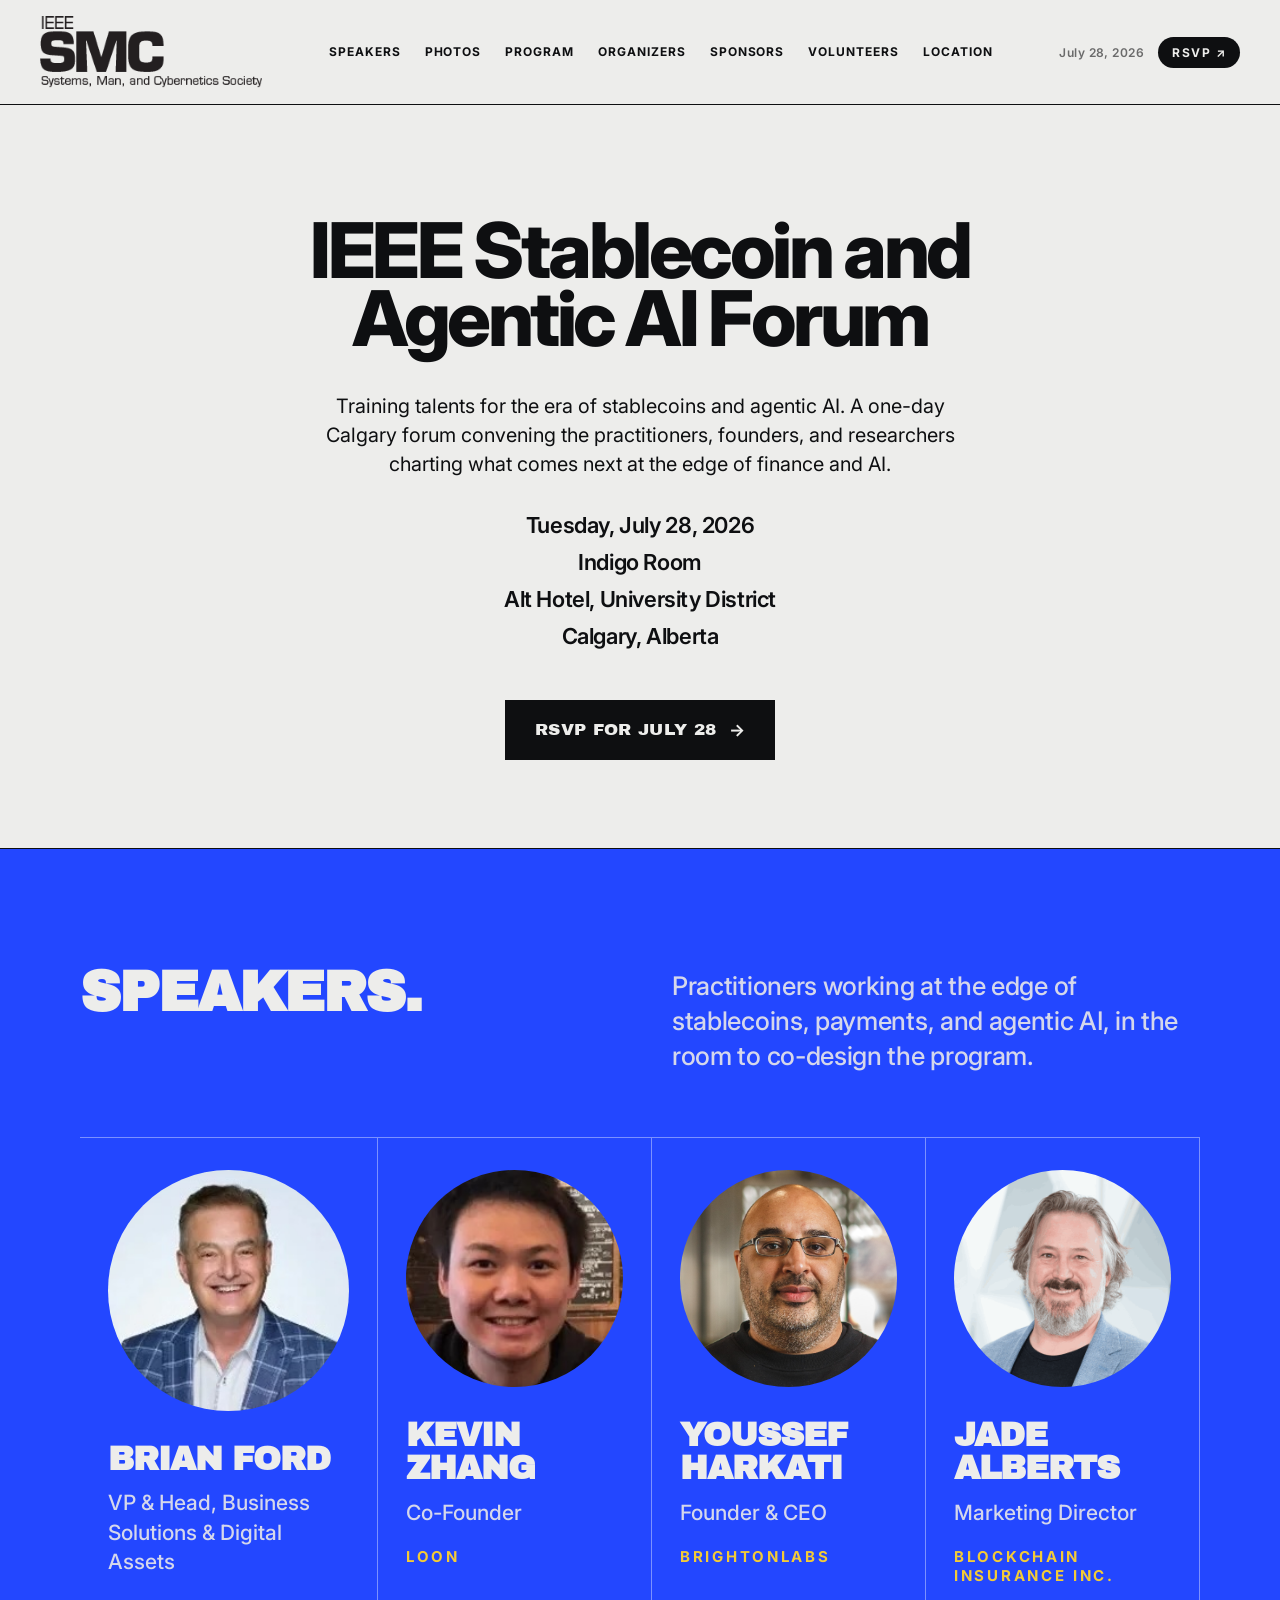
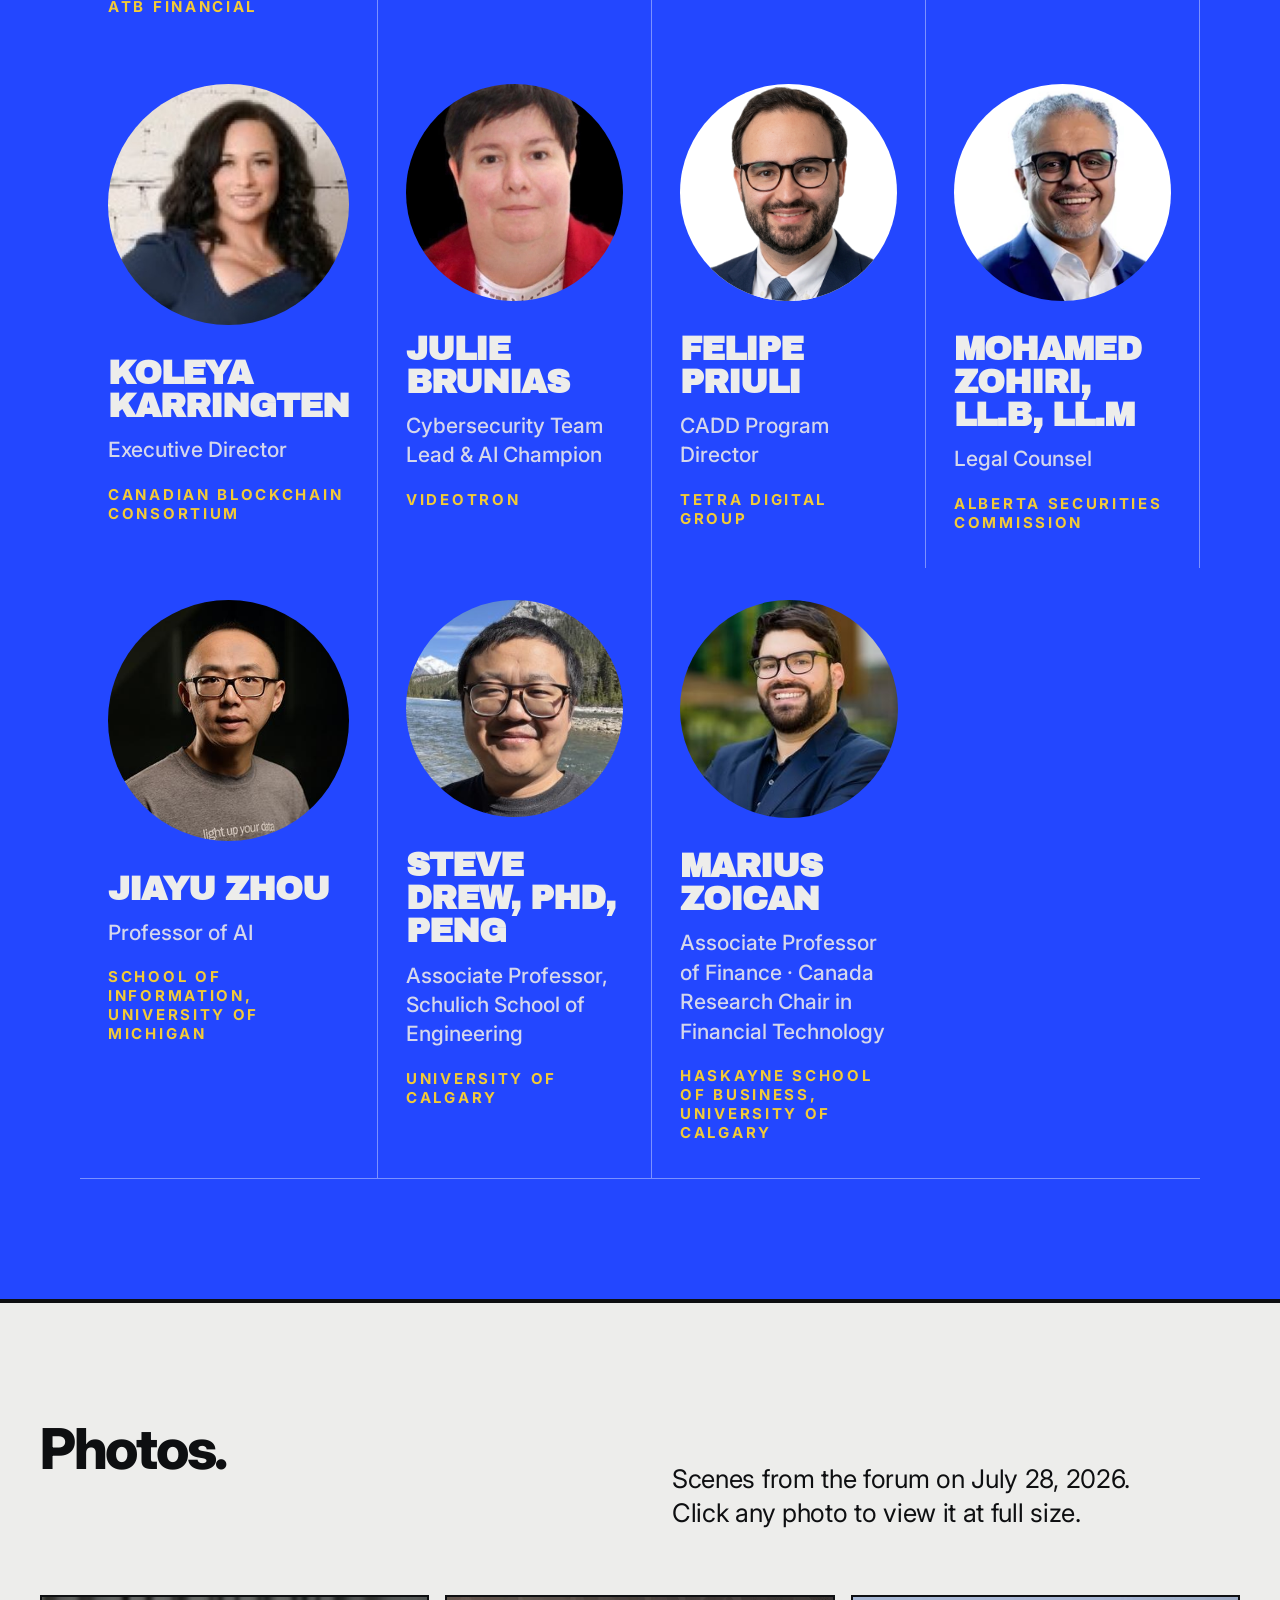
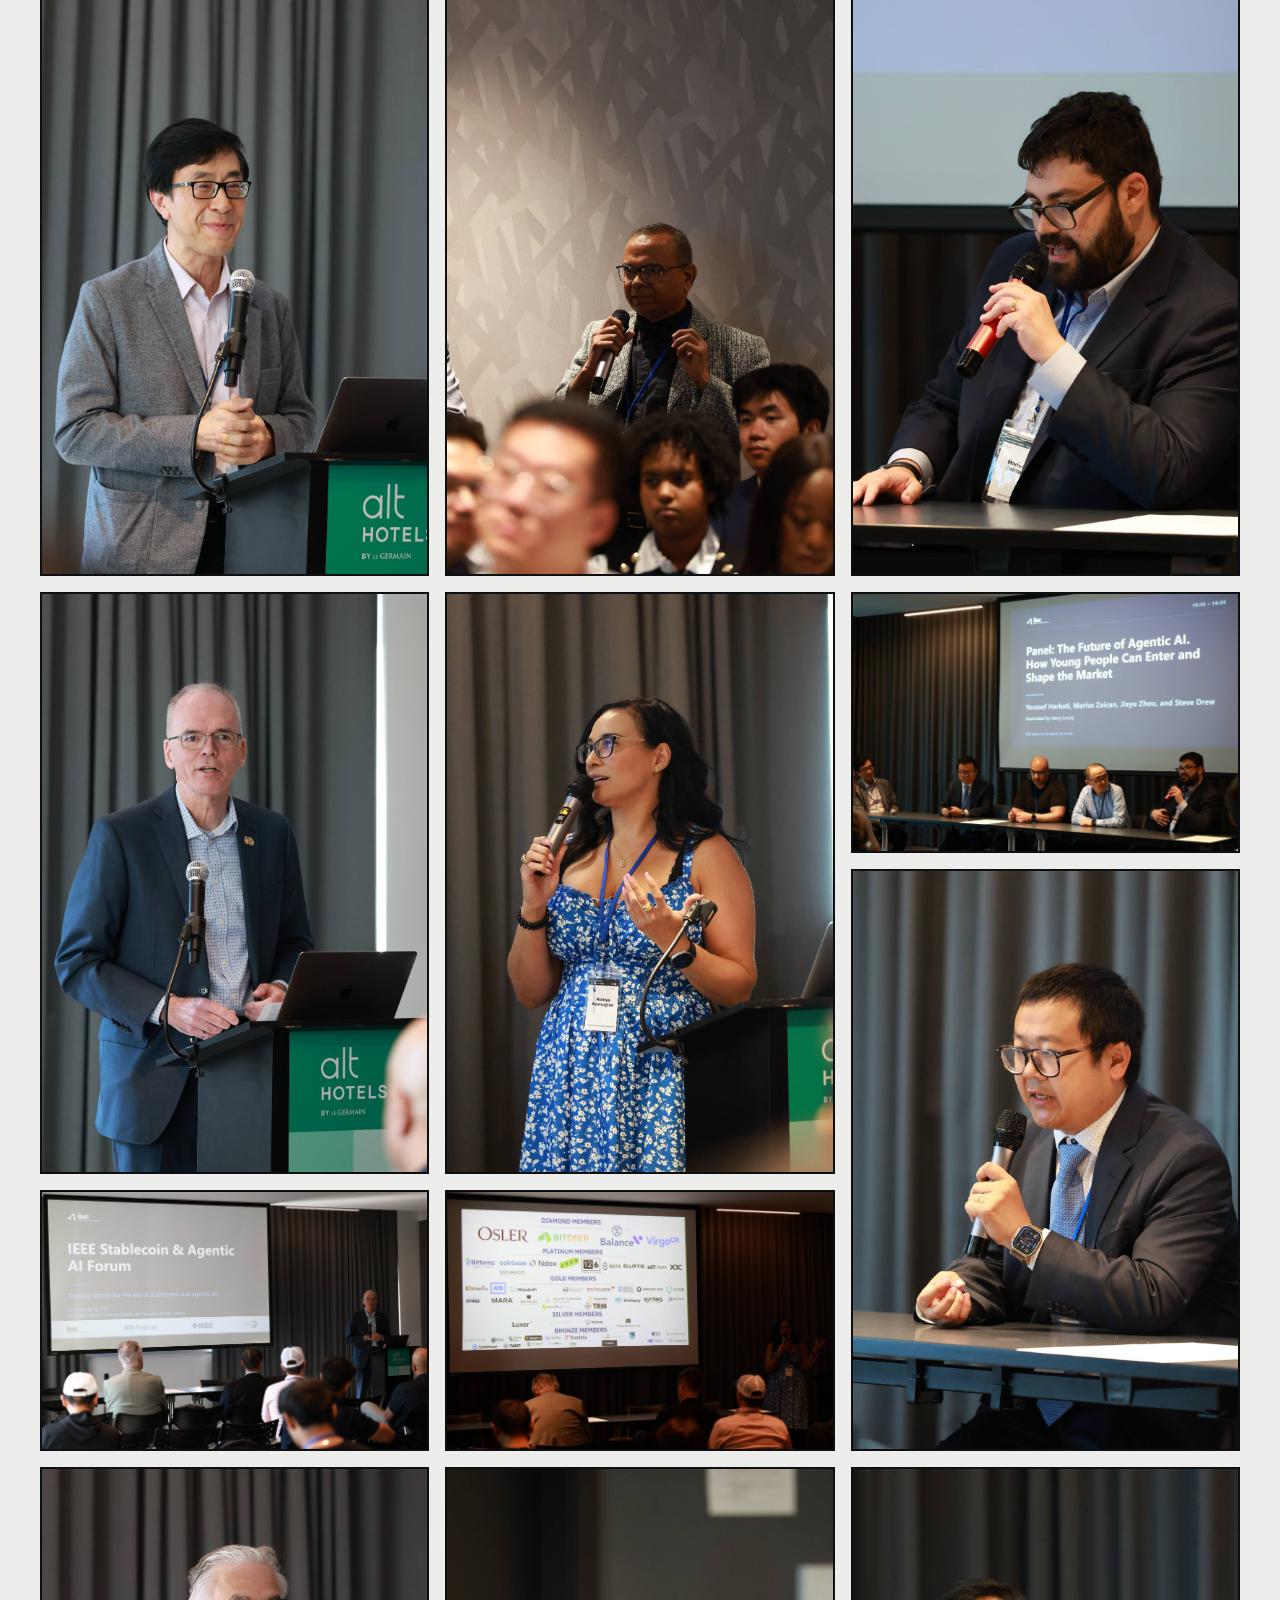
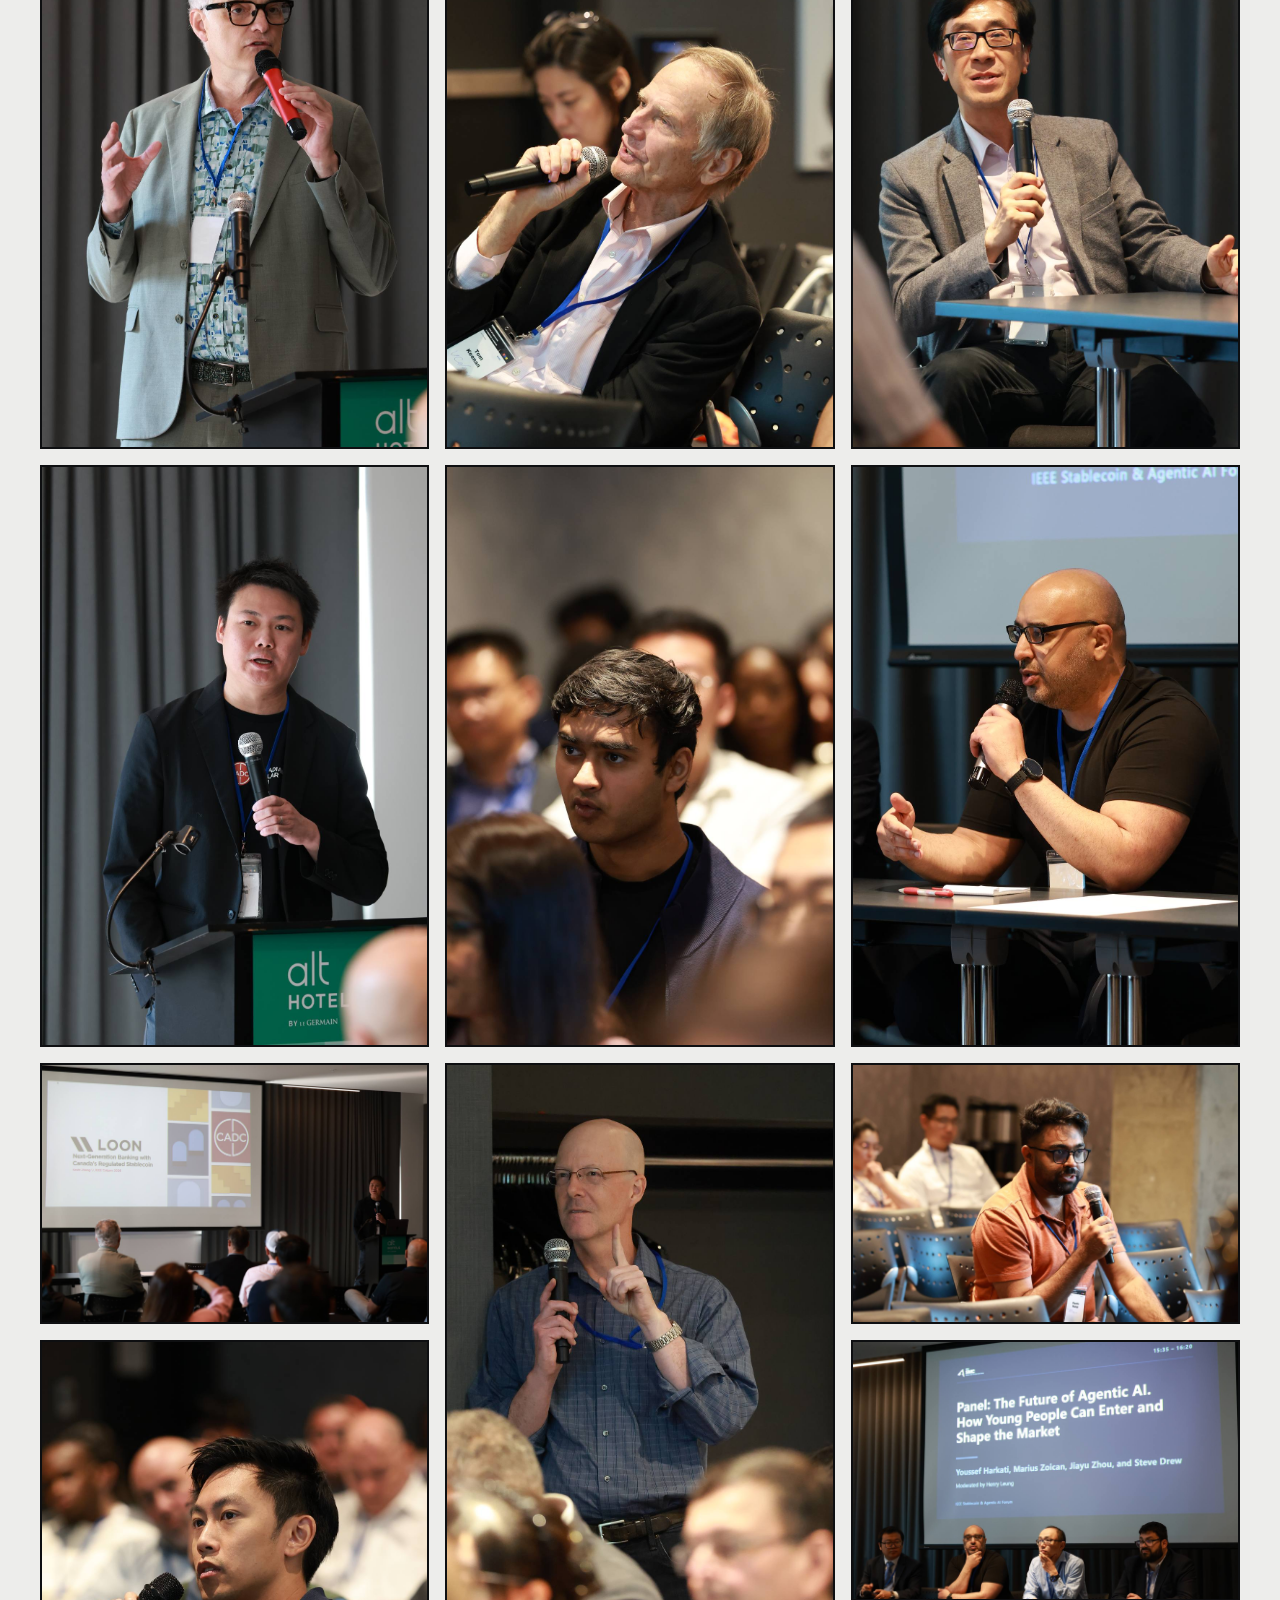
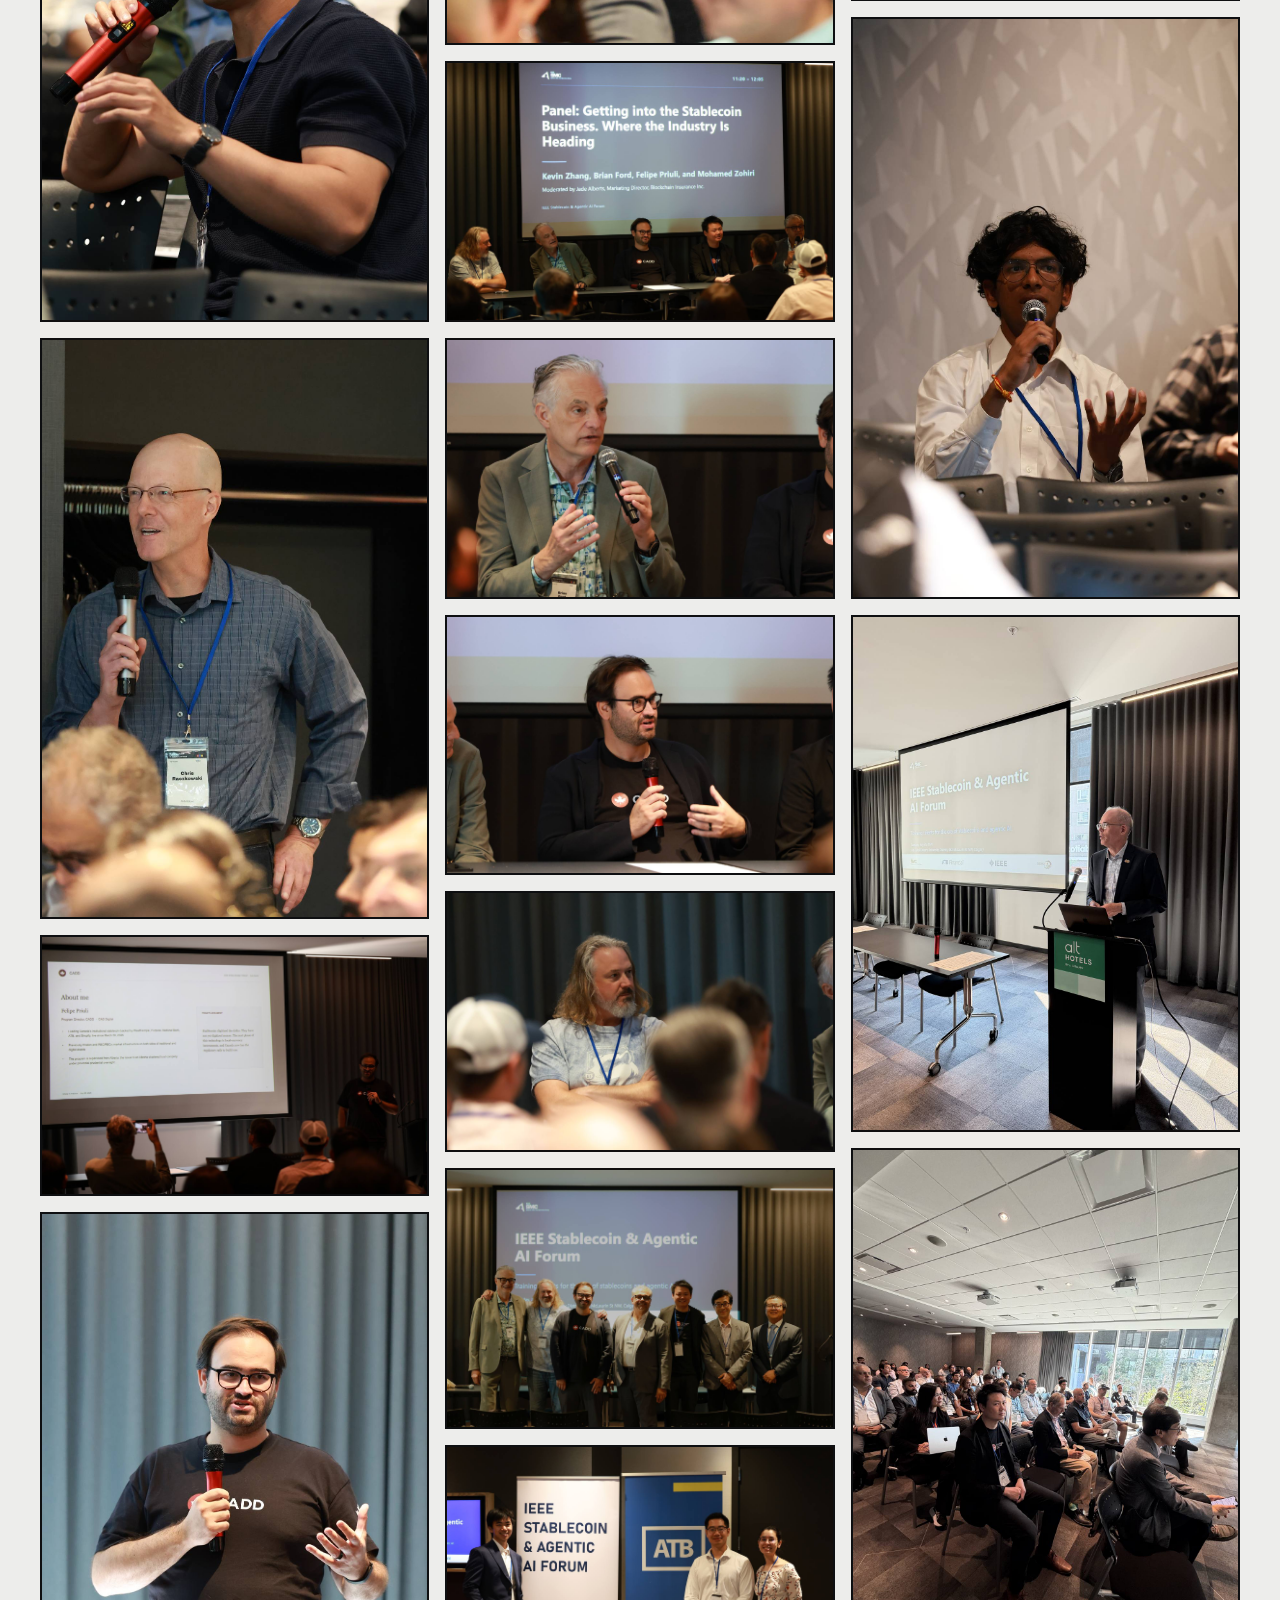
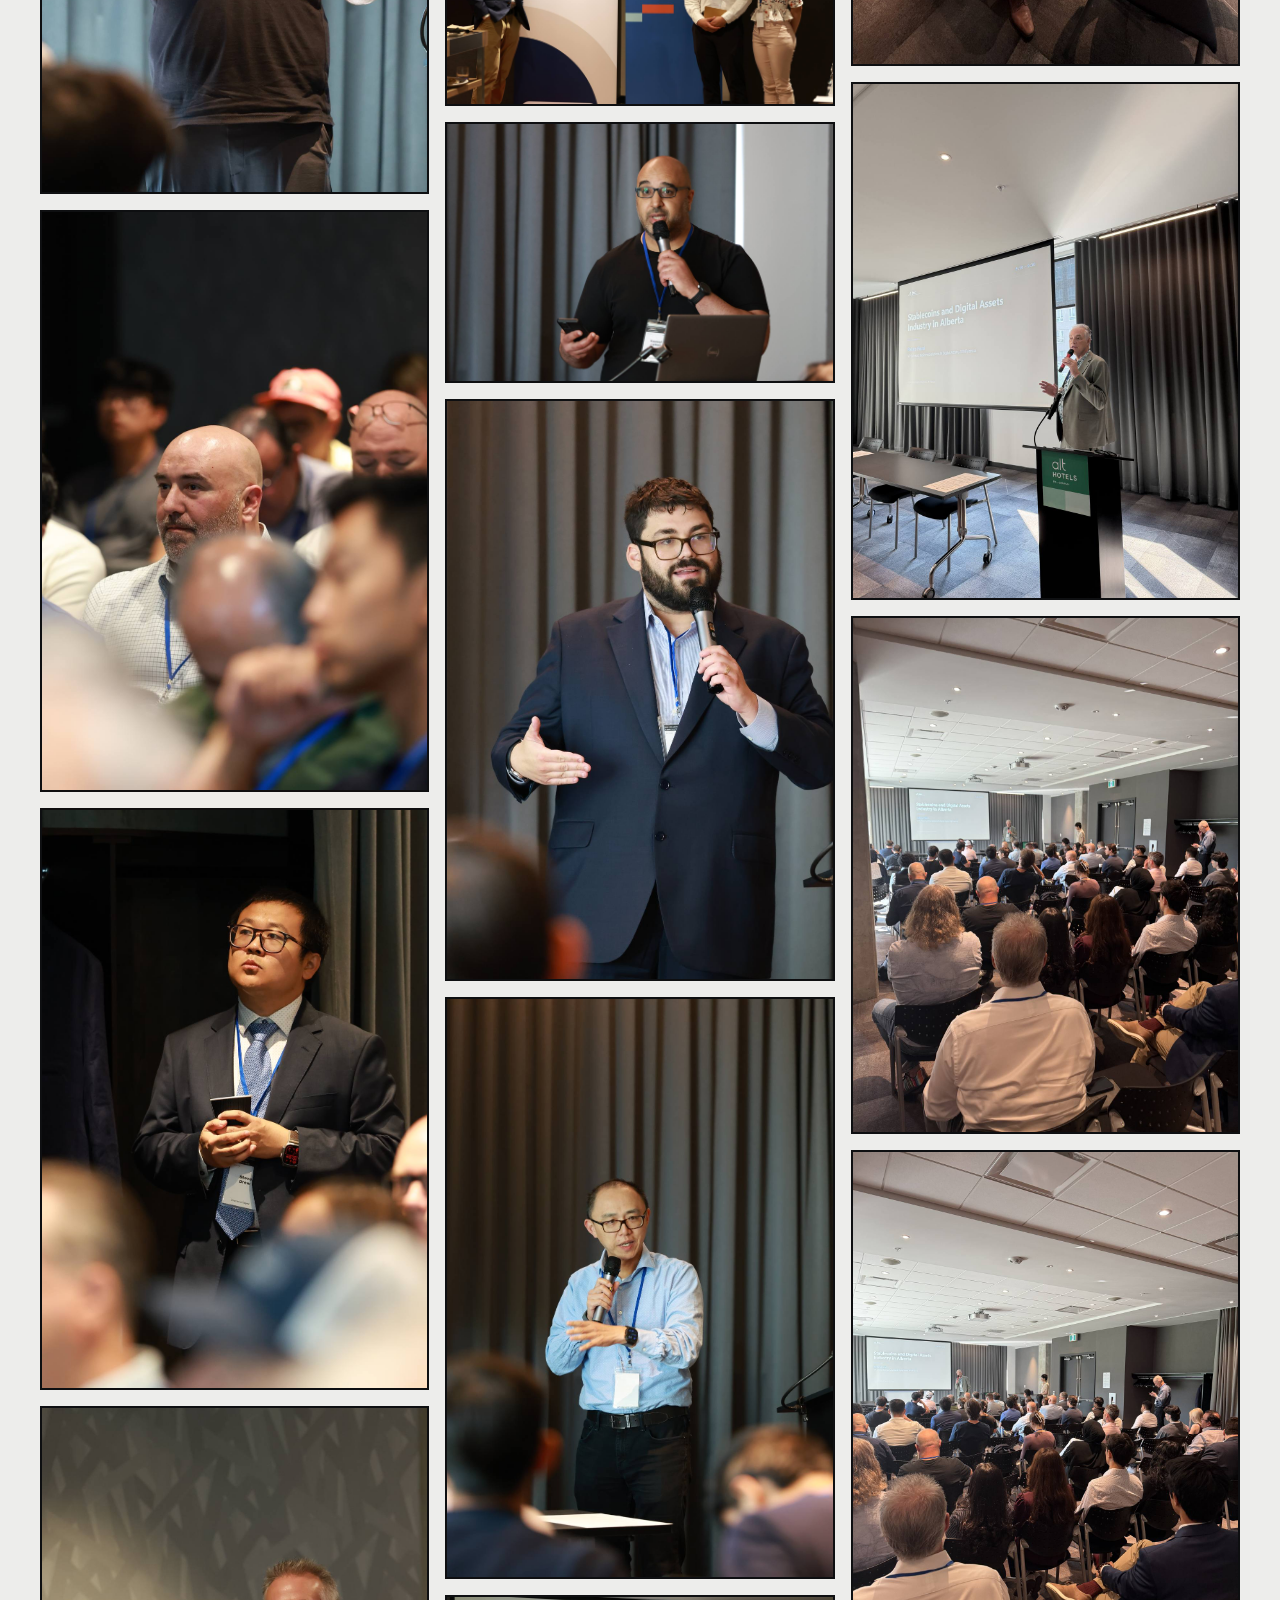
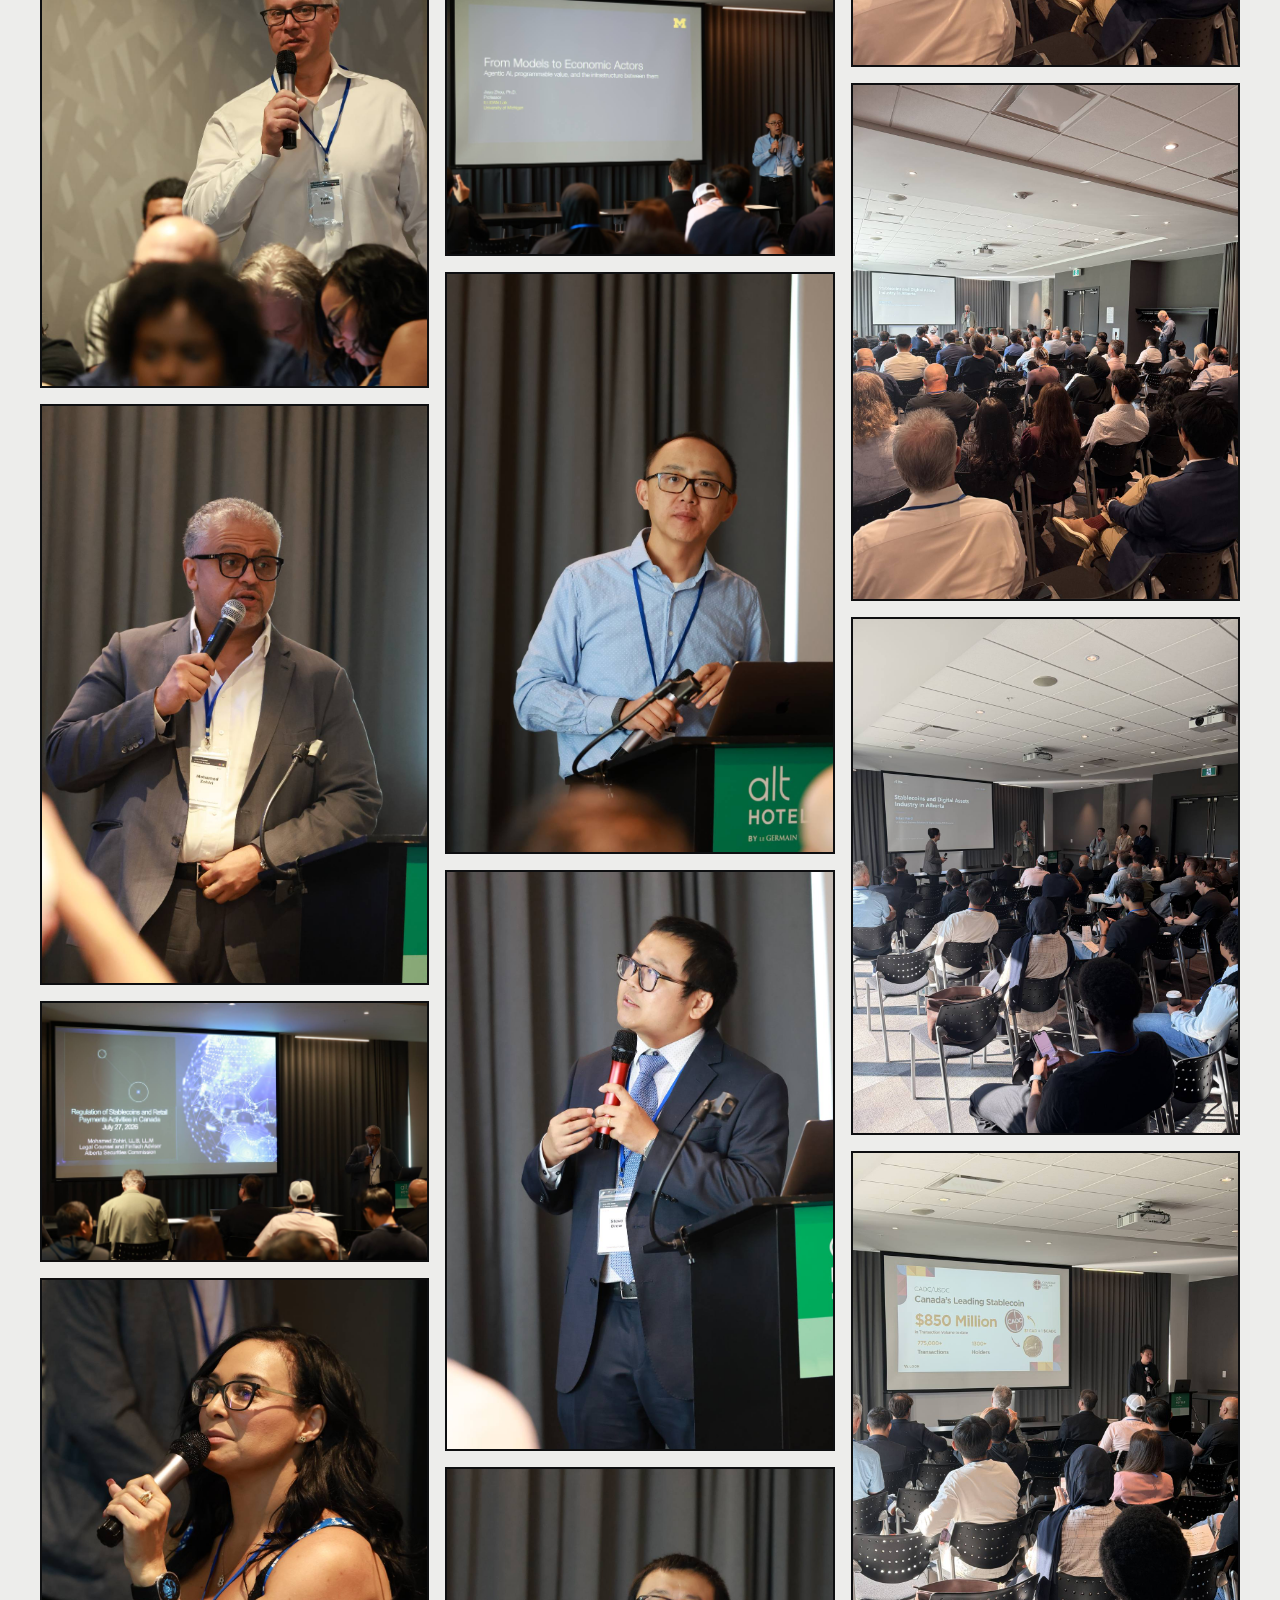
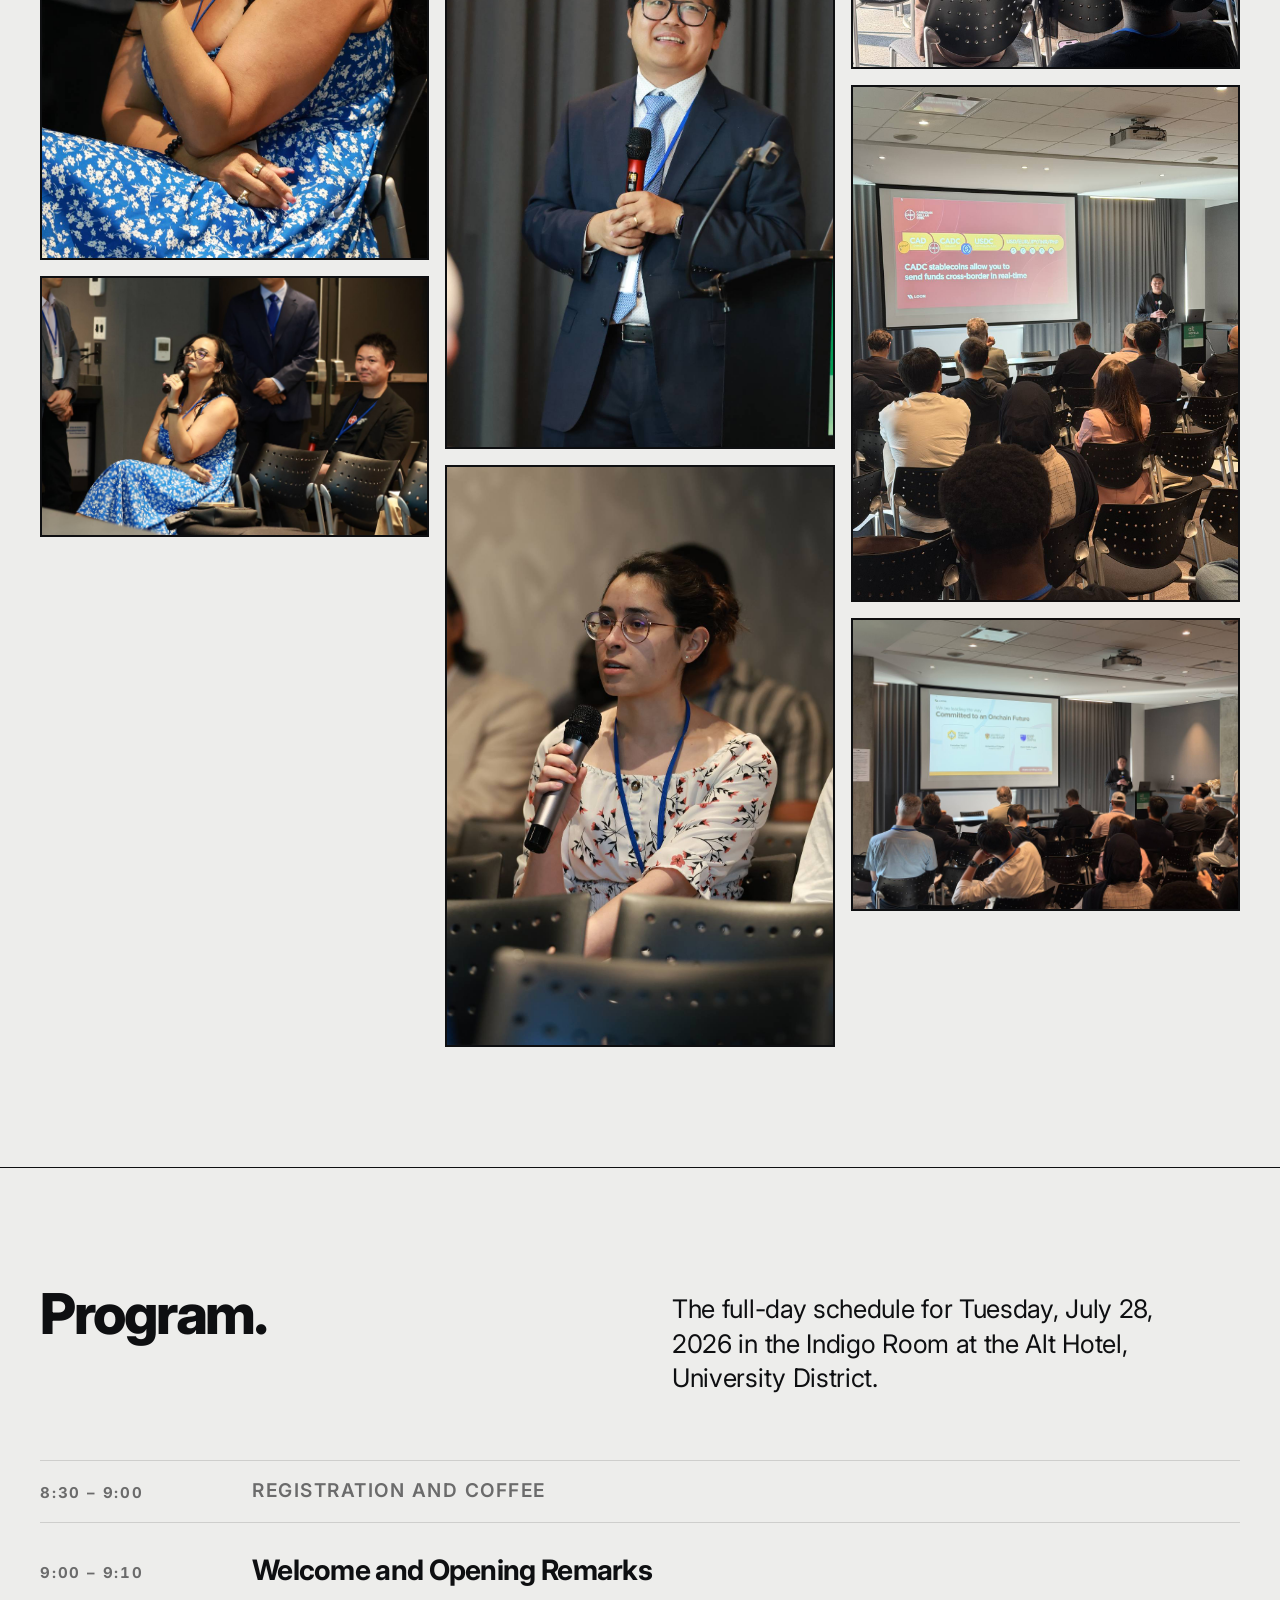
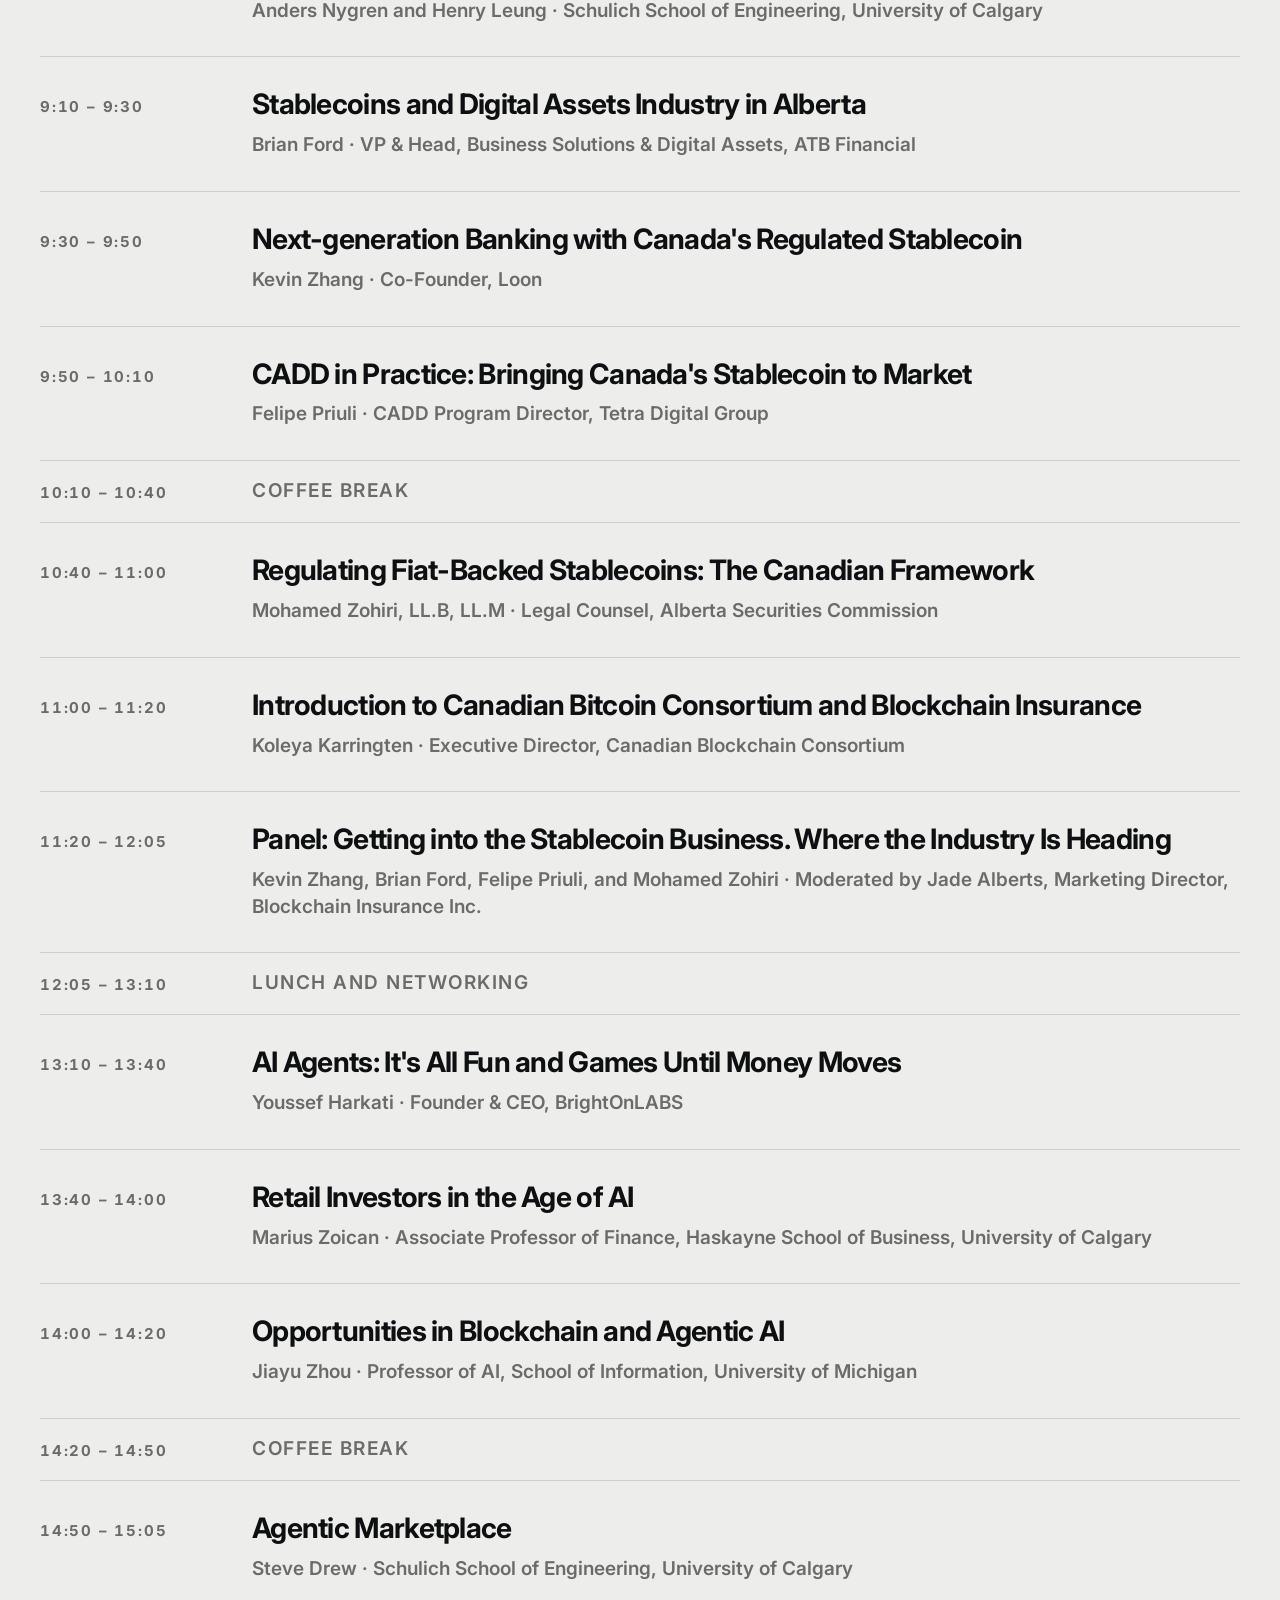
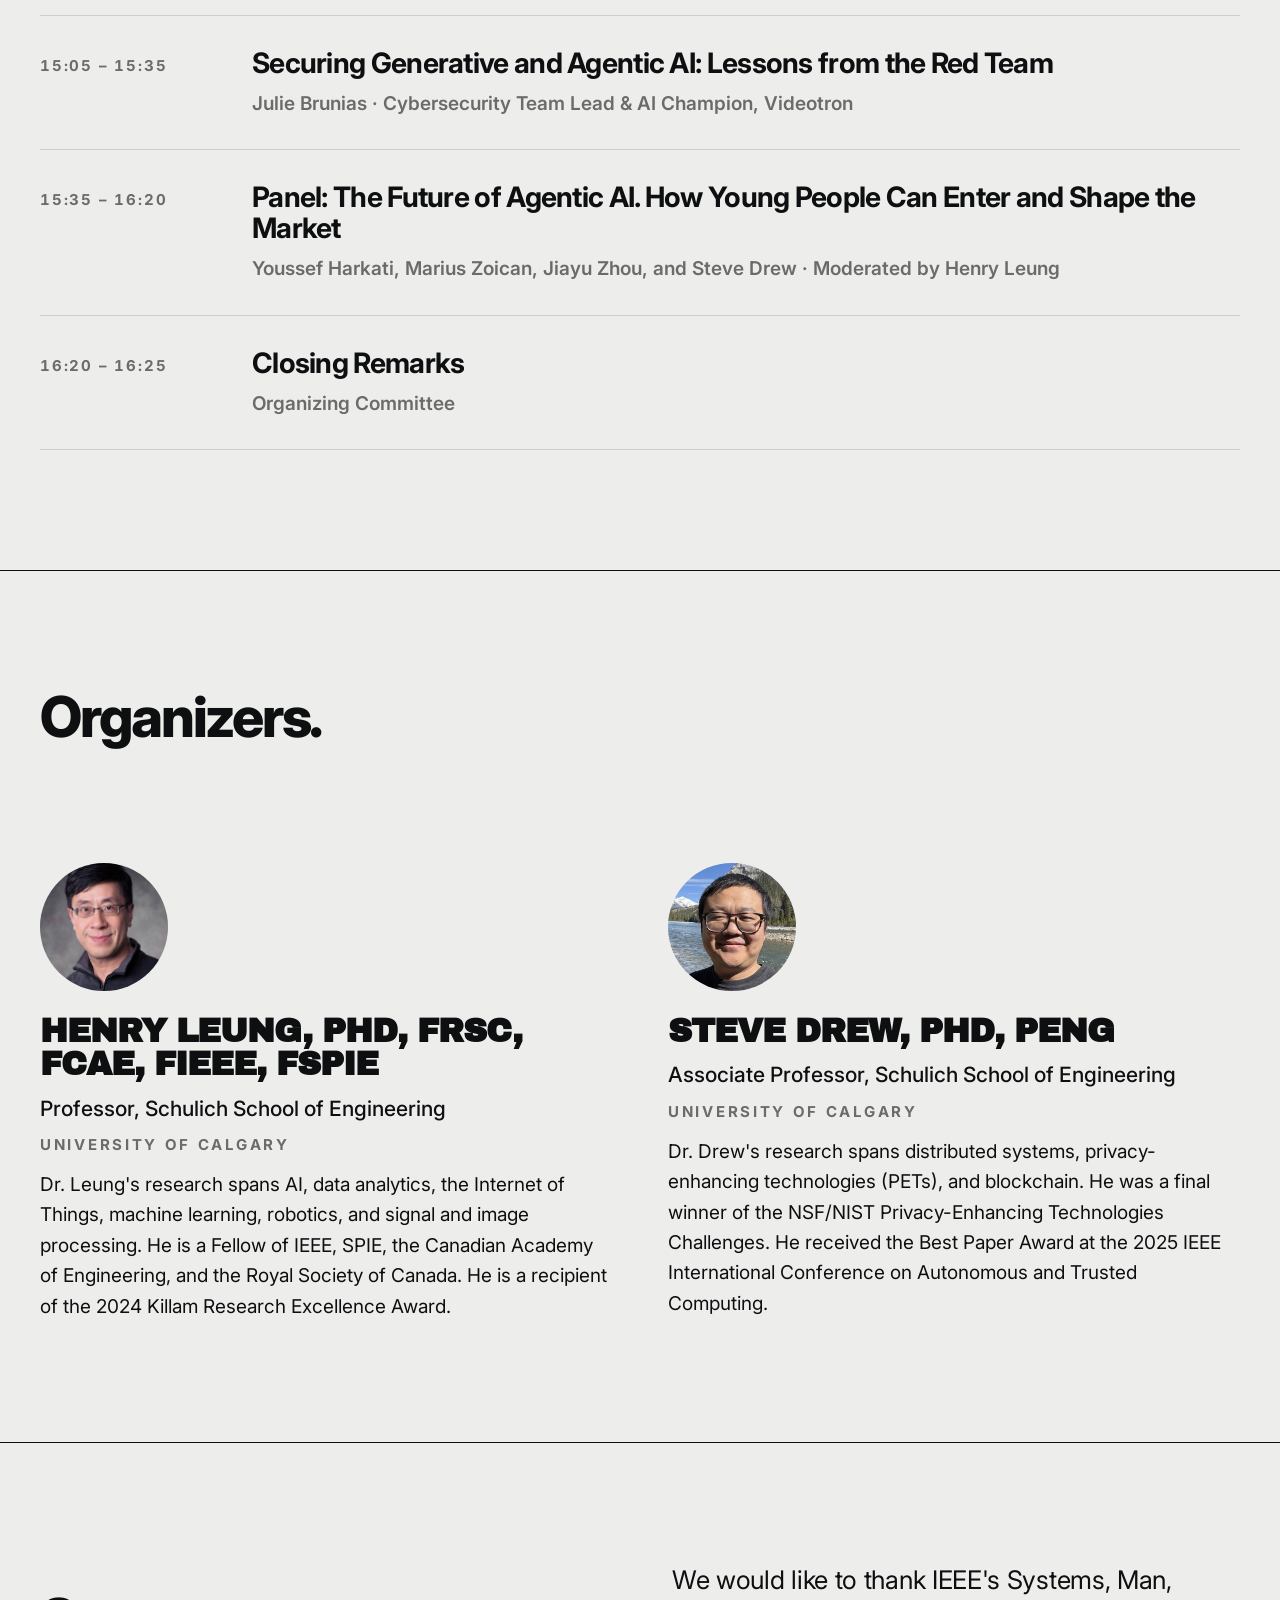
<file: index.html>
<!doctype html>
<html lang="en">
<head>
<meta charset="utf-8" />
<meta name="viewport" content="width=device-width,initial-scale=1" />

<title>IEEE Stablecoin &amp; Agentic AI Forum | Calgary &middot; July 28, 2026</title>
<meta name="description" content="The IEEE Stablecoin and Agentic AI Forum is a one-day Calgary event on July 28, 2026 for practitioners, founders, and researchers in stablecoins, payments, and agentic AI." />
<meta name="keywords" content="IEEE Stablecoin Forum, Agentic AI, stablecoins, agentic AI Calgary, fintech conference Canada, blockchain Alberta, digital assets, IEEE SMC, Calgary 2026, payments AI, University of Calgary" />
<meta name="author" content="IEEE Systems, Man, and Cybernetics Society" />
<meta name="robots" content="index, follow, max-image-preview:large, max-snippet:-1, max-video-preview:-1" />
<meta name="theme-color" content="#2347FF" />
<link rel="canonical" href="https://stablecoinyyc.github.io/" />

<!-- Open Graph (Facebook, LinkedIn, etc.) -->
<meta property="og:type" content="website" />
<meta property="og:site_name" content="IEEE Stablecoin &amp; Agentic AI Forum" />
<meta property="og:title" content="IEEE Stablecoin &amp; Agentic AI Forum | Calgary &middot; July 28, 2026" />
<meta property="og:description" content="A one-day Calgary forum on July 28, 2026 convening practitioners, founders, and researchers at the edge of stablecoins, payments, and agentic AI." />
<meta property="og:url" content="https://stablecoinyyc.github.io/" />
<meta property="og:image" content="https://stablecoinyyc.github.io/pics/og-card.png" />
<meta property="og:image:width" content="1200" />
<meta property="og:image:height" content="630" />
<meta property="og:image:type" content="image/png" />
<meta property="og:image:alt" content="IEEE Stablecoin and Agentic AI Forum, Calgary, July 28 2026" />
<meta property="og:locale" content="en_CA" />

<!-- Twitter / X -->
<meta name="twitter:card" content="summary_large_image" />
<meta name="twitter:title" content="IEEE Stablecoin &amp; Agentic AI Forum | Calgary &middot; July 28, 2026" />
<meta name="twitter:description" content="A one-day Calgary forum on July 28, 2026 convening practitioners, founders, and researchers at the edge of stablecoins, payments, and agentic AI." />
<meta name="twitter:image" content="https://stablecoinyyc.github.io/pics/og-card.png" />
<meta name="twitter:image:alt" content="IEEE Stablecoin and Agentic AI Forum, Calgary, July 28 2026" />

<link rel="icon" type="image/png" href="pics/stable-logo.png" />

<script type="application/ld+json">
{
  "@context": "https://schema.org",
  "@type": "Event",
  "name": "IEEE Stablecoin & Agentic AI Forum",
  "description": "A one-day Calgary forum convening practitioners, founders, and researchers at the edge of stablecoins, payments, and agentic AI.",
  "startDate": "2026-07-28",
  "endDate": "2026-07-28",
  "eventStatus": "https://schema.org/EventScheduled",
  "eventAttendanceMode": "https://schema.org/OfflineEventAttendanceMode",
  "image": [
    "https://stablecoinyyc.github.io/pics/og-card.png",
    "https://stablecoinyyc.github.io/pics/stable-logo.png"
  ],
  "url": "https://stablecoinyyc.github.io/",
  "location": {
    "@type": "Place",
    "name": "Alt Hotel Calgary University District",
    "address": {
      "@type": "PostalAddress",
      "streetAddress": "482 McLaurin St NW",
      "addressLocality": "Calgary",
      "addressRegion": "AB",
      "postalCode": "T3B 2X9",
      "addressCountry": "CA"
    }
  },
  "organizer": {
    "@type": "Organization",
    "name": "University of Calgary, Schulich School of Engineering",
    "url": "https://schulich.ucalgary.ca/"
  },
  "sponsor": {
    "@type": "Organization",
    "name": "IEEE Systems, Man, and Cybernetics Society",
    "url": "https://www.ieeesmc.org/"
  },
  "offers": {
    "@type": "Offer",
    "url": "https://www.eventbrite.com/e/training-talents-for-the-era-of-stablecoins-agentic-ai-tickets-1990352621269",
    "availability": "https://schema.org/InStock"
  },
  "performer": [
    {"@type": "Person", "name": "Brian Ford", "jobTitle": "VP & Head, Business Solutions & Digital Assets", "worksFor": {"@type": "Organization", "name": "ATB Financial"}},
    {"@type": "Person", "name": "Kevin Zhang", "jobTitle": "Co-Founder", "worksFor": {"@type": "Organization", "name": "Loon"}},
    {"@type": "Person", "name": "Youssef Harkati", "jobTitle": "Founder & CEO", "worksFor": {"@type": "Organization", "name": "BrightOnLABS"}},
    {"@type": "Person", "name": "Jade Alberts", "jobTitle": "Marketing Director", "worksFor": {"@type": "Organization", "name": "Blockchain Insurance Inc."}},
    {"@type": "Person", "name": "Koleya Karringten", "jobTitle": "Executive Director", "worksFor": {"@type": "Organization", "name": "Canadian Blockchain Consortium"}},
    {"@type": "Person", "name": "Julie Brunias", "jobTitle": "Cybersecurity Team Lead & AI Champion", "worksFor": {"@type": "Organization", "name": "Videotron"}},
    {"@type": "Person", "name": "Felipe Priuli", "jobTitle": "CADD Program Director", "worksFor": {"@type": "Organization", "name": "Tetra Digital Group"}},
    {"@type": "Person", "name": "Mohamed Zohiri", "jobTitle": "Legal Counsel", "worksFor": {"@type": "Organization", "name": "Alberta Securities Commission"}},
    {"@type": "Person", "name": "Jiayu Zhou", "jobTitle": "Professor of AI", "worksFor": {"@type": "Organization", "name": "School of Information, University of Michigan"}},
    {"@type": "Person", "name": "Marius Zoican", "jobTitle": "Associate Professor of Finance, Canada Research Chair in Financial Technology", "worksFor": {"@type": "Organization", "name": "Haskayne School of Business, University of Calgary"}},
    {"@type": "Person", "name": "Steve Drew", "jobTitle": "Associate Professor, Schulich School of Engineering", "worksFor": {"@type": "Organization", "name": "University of Calgary"}}
  ]
}
</script>
<link rel="preconnect" href="https://fonts.googleapis.com" />
<link rel="preconnect" href="https://fonts.gstatic.com" crossorigin />
<link href="https://fonts.googleapis.com/css2?family=Archivo+Black&family=Inter:wght@400;500;600;700;800;900&display=swap" rel="stylesheet" />
<style>
  :root {
    --paper:  #EDEDEB;
    --ink:    #0E0F11;
    --mute:   #6b6b6b;
    --line:   #0E0F11;
    --red:    #E2451D;
    --blue:   #2347FF;
    --yel:    #F3CB37;
    --rule:   1px solid #0E0F11;
    --maxw:   1320px;
    --gutter: 40px;
  }

  * { box-sizing: border-box; }
  html, body {
    margin: 0; padding: 0;
    background: var(--paper);
    color: var(--ink);
    font-family: "Inter", "Helvetica Neue", Helvetica, Arial, sans-serif;
    font-weight: 400;
    -webkit-font-smoothing: antialiased;
    text-rendering: optimizeLegibility;
  }
  body { overflow-x: hidden; }
  html { scroll-behavior: smooth; }
  section[id] { scroll-margin-top: 105px; }
  a { color: inherit; text-decoration: none; }
  img { display: block; max-width: 100%; }

  .wrap { max-width: var(--maxw); margin: 0 auto; padding: 0 var(--gutter); }
  .display { font-family: "Archivo Black", "Inter", sans-serif; font-weight: 900; }

  /* ─────────── nav ─────────── */
  .nav { border-bottom: var(--rule); background: var(--paper); position: sticky; top: 0; z-index: 50; }
  .nav-inner {
    display: grid;
    grid-template-columns: minmax(0, max-content) 1fr auto;
    padding: 16px var(--gutter);
    gap: 24px;
    align-items: center;
    font-size: 12px;
    font-weight: 600;
    letter-spacing: 0.04em;
  }
  .nav-inner .left  { display: flex; align-items: center; gap: 16px; font-size: 30px; font-weight: 700; letter-spacing: -0.02em; }
  .nav-inner .nav-logo { height: 72px; width: auto; display: block; }
  .nav-inner .mid   { font-weight: 700; letter-spacing: -0.005em; }
  .nav-menu { display: flex; justify-content: center; gap: 24px; flex-wrap: wrap; }
  .nav-menu a {
    font-size: 12px;
    font-weight: 700;
    letter-spacing: 0.08em;
    text-transform: uppercase;
    padding: 4px 0;
    border-bottom: 2px solid transparent;
  }
  .nav-menu a:hover { border-bottom-color: var(--red); }
  .nav-inner .right { text-align: right; color: var(--mute); }

  /* ─────────── hero, centered symmetric ─────────── */
  .hero { padding: 112px var(--gutter) 88px; text-align: center; border-bottom: var(--rule); position: relative; }
  .hero-kicker {
    font-size: 12px; font-weight: 700;
    letter-spacing: 0.18em; text-transform: uppercase;
    color: var(--ink);
    margin-bottom: 48px;
    display: flex; gap: 18px; justify-content: center; align-items: center; flex-wrap: wrap;
  }
  .hero-kicker .sep { color: var(--mute); }
  .hero-kicker .chip {
    display: inline-flex; align-items: center; gap: 8px;
    padding: 5px 11px;
    border: 1.5px solid var(--ink);
    border-radius: 99px;
  }
  .hero-kicker .chip .sq { width: 8px; height: 8px; background: var(--red); display: inline-block; }
  .hero h1 {
    font-family: "Inter", sans-serif;
    font-weight: 800;
    font-size: clamp(40px, 6vw, 96px);
    line-height: 0.88;
    letter-spacing: -0.045em;
    margin: 0 auto;
    max-width: 14ch;
    text-wrap: balance;
  }
  .hero h1 .red  { color: var(--red); }
  .hero h1 .blue { color: var(--blue); }
  .hero h1 .hl {
    background: var(--yel);
    padding: 0 0.12em;
    margin: 0 -0.04em;
    display: inline-block;
  }
  .hero-sub {
    margin: 40px auto 0;
    max-width: 56ch;
    font-size: clamp(18px, 1.55vw, 22px);
    line-height: 1.45;
    color: var(--ink);
    font-weight: 400;
    text-wrap: pretty;
  }

  /* ─────────── meta strip (Swiss hairline grid) ─────────── */
  .meta { margin: 32px auto 0; max-width: 56ch; }
  .meta p { margin: 0 0 6px; font-size: 22px; font-weight: 600; letter-spacing: -0.018em; line-height: 1.4; color: var(--ink); }
  .meta p:last-child { margin-bottom: 0; }

  /* ─────────── section primitive ─────────── */
  section.band { padding: 120px var(--gutter); border-bottom: var(--rule); position: relative; }
  section.band.color { border-bottom: 4px solid var(--ink); }
  section.band.blue  { background: var(--blue);  color: var(--paper); }
  section.band.red   { background: var(--red);   color: var(--paper); }
  section.band.yel   { background: var(--yel);   color: var(--ink);   }
  section.band h2 {
    font-family: "Inter", sans-serif;
    font-weight: 800;
    font-size: clamp(32px, 4.4vw, 68px);
    line-height: 0.92;
    letter-spacing: -0.04em;
    margin: 0 0 56px;
    max-width: 22ch;
    text-wrap: balance;
  }
  section.band.color h2 { font-family: "Archivo Black", sans-serif; font-weight: 900; text-transform: uppercase; line-height: 0.86; letter-spacing: -0.035em; }
  section.band .lede {
    font-size: clamp(22px, 2vw, 30px);
    line-height: 1.35;
    font-weight: 400;
    max-width: 32ch;
    margin: 0;
    letter-spacing: -0.012em;
  }
  section.band.color .lede { font-weight: 500; max-width: 38ch; }

  /* ─────────── SPEAKERS (blue band) ─────────── */
  .speakers-head { display: grid; grid-template-columns: 1fr 1fr; gap: 64px; align-items: end; margin-bottom: 64px; }
  .speakers-head .lede { color: rgba(244,241,232,.85); }
  .speakers-grid {
    display: grid;
    grid-template-columns: repeat(4, 1fr);
    gap: 0;
    border-top: 1px solid rgba(255,255,255,.4);
    border-bottom: 1px solid rgba(255,255,255,.4);
  }
  .spkr {
    padding: 32px 28px 36px;
    border-right: 1px solid rgba(255,255,255,.4);
    display: flex; flex-direction: column; gap: 8px;
  }
  .spkr:last-child { border-right: 0; }
  .spkr-avatar {
    aspect-ratio: 1 / 1;
    width: 100%;
    display: flex; align-items: center; justify-content: center;
    font-family: "Archivo Black", sans-serif;
    font-size: clamp(72px, 9vw, 128px);
    line-height: 1;
    letter-spacing: -0.04em;
    color: var(--ink);
    margin-bottom: 24px;
    user-select: none;
  }
  .spkr-avatar.yel { background: var(--yel); }
  .spkr-avatar.red { background: var(--red); color: var(--paper); }
  .spkr-avatar:has(img) { border-radius: 50%; overflow: hidden; background: #fff; }
  .spkr-avatar img { width: 100%; height: 100%; object-fit: cover; display: block; }
  .spkr-avatar.ghost {
    background: transparent;
    border: 1.5px dashed rgba(244,241,232,.45);
    color: rgba(244,241,232,.45);
    font-size: clamp(48px, 6vw, 80px);
  }
  .spkr h3 {
    font-family: "Archivo Black", sans-serif;
    font-weight: 900;
    font-size: clamp(26px, 2.6vw, 36px);
    line-height: 1.0;
    letter-spacing: -0.03em;
    text-transform: uppercase;
    margin: 0;
    color: var(--paper);
  }
  .spkr h3.ghost-h3 { color: rgba(244,241,232,.55); font-family: "Inter", sans-serif; font-weight: 700; text-transform: none; letter-spacing: -0.02em; font-size: 22px; }
  .spkr .role {
    margin: 4px 0 0;
    font-size: 21px; line-height: 1.4;
    color: rgba(244,241,232,.85);
    font-weight: 500;
  }
  .spkr .org {
    margin: 12px 0 0;
    font-size: 15px;
    font-weight: 700;
    letter-spacing: 0.18em;
    text-transform: uppercase;
    color: var(--yel);
  }
  .spkr.placeholder .role { color: rgba(244,241,232,.55); font-weight: 400; }
  .spkr .bio { margin: 14px 0 0; font-size: 18px; line-height: 1.6; color: rgba(244,241,232,.75); }

  /* ─────────── (deprecated, kept for safety) ─────────── */
  .brief-grid { display: grid; grid-template-columns: 1fr 1fr; gap: 64px; align-items: end; }
  .brief-side {
    display: grid;
    grid-template-columns: 1fr 1fr;
    gap: 0;
    border-top: 1px solid rgba(255,255,255,.4);
    border-bottom: 1px solid rgba(255,255,255,.4);
  }
  .brief-fact { padding: 24px 28px 24px 0; border-right: 1px solid rgba(255,255,255,.4); }
  .brief-fact:nth-child(even) { padding-right: 0; padding-left: 28px; border-right: 0; }
  .brief-fact:nth-child(1), .brief-fact:nth-child(2) { border-bottom: 1px solid rgba(255,255,255,.4); }
  .brief-fact dt { font-size: 11px; font-weight: 700; letter-spacing: 0.16em; text-transform: uppercase; margin-bottom: 12px; opacity: 0.85; }
  .brief-fact dd { margin: 0; font-family: "Archivo Black", sans-serif; font-size: 40px; line-height: 1; letter-spacing: -0.03em; }
  .brief-fact dd .u { font-family: "Inter", sans-serif; font-weight: 400; font-size: 14px; letter-spacing: 0; margin-left: 6px; opacity: 0.85; }

  /* ─────────── THEMES (Swiss table on paper) ─────────── */
  .themes-table {}
  .theme-row {
    display: grid;
    grid-template-columns: 1.2fr 2fr;
    gap: 32px;
    padding: 32px 0;
    align-items: baseline;
  }
  .theme-row .t {
    font-size: clamp(22px, 2.2vw, 32px);
    font-weight: 700;
    letter-spacing: -0.025em;
    line-height: 1.05;
  }
  .theme-row .p {
    font-size: 22px;
    line-height: 1.6;
    color: var(--mute);
    max-width: 52ch;
  }
  /* ─────────── PROGRAM (paper band) ─────────── */
  .program-head { display: grid; grid-template-columns: 1fr 1fr; gap: 64px; align-items: end; margin-bottom: 64px; }
  .program-head .lede { color: var(--ink); }
  .program-table { border-top: 1px solid rgba(14,15,17,.14); }
  .program-row {
    display: grid;
    grid-template-columns: 180px 1fr;
    gap: 32px;
    padding: 32px 0;
    border-bottom: 1px solid rgba(14,15,17,.14);
  }
  .program-row .time {
    font-size: 15px;
    font-weight: 700;
    letter-spacing: 0.12em;
    color: var(--mute);
    font-variant-numeric: tabular-nums;
    white-space: nowrap;
    padding-top: 8px;
  }
  .program-row.break { padding: 20px 0; }
  .program-row.break .talk-title {
    font-size: 19px;
    font-weight: 600;
    color: var(--mute);
    text-transform: uppercase;
    letter-spacing: 0.08em;
  }
  .program-row.break .time { padding-top: 2px; }
  .program-row .talk-title {
    margin: 0;
    font-family: "Inter", sans-serif;
    font-size: clamp(22px, 2.2vw, 32px);
    font-weight: 700;
    letter-spacing: -0.025em;
    line-height: 1.1;
    text-transform: none;
    color: var(--ink);
  }
  .program-row .speaker { margin: 12px 0 0; font-size: 19px; line-height: 1.4; color: var(--mute); font-weight: 600; }

  /* ─────────── PHOTOS (paper band) ─────────── */
  .photos-head { display: grid; grid-template-columns: 1fr 1fr; gap: 64px; align-items: end; margin-bottom: 64px; }
  .photos-head .lede { color: var(--ink); }
  .photos-grid { columns: 3; column-gap: 16px; }
  .photos-grid a {
    display: block;
    margin: 0 0 16px;
    overflow: hidden;
    border: 2px solid var(--ink);
    background: var(--ink);
    break-inside: avoid;
  }
  .photos-grid img {
    width: 100%;
    height: auto;
    transition: transform .2s ease;
  }
  .photos-grid a:hover img { transform: scale(1.03); }

  /* ─────────── WHY (paper band) ─────────── */
  .why-head { display: grid; grid-template-columns: 1fr 1fr; gap: 64px; align-items: end; margin-bottom: 64px; }
  .why-head .lede { color: var(--ink); }

  /* ─────────── ORGANIZERS (paper band) ─────────── */
  .organizers-head { display: grid; grid-template-columns: 1fr 1fr; gap: 64px; align-items: end; margin-bottom: 64px; }
  .organizers-head .lede { color: var(--ink); }
  .organizers-grid {
    display: grid;
    grid-template-columns: repeat(2, 1fr);
    gap: 56px;
  }
  .organizer h3 {
    font-family: "Archivo Black", sans-serif;
    font-weight: 900;
    font-size: clamp(26px, 2.6vw, 36px);
    line-height: 1.0;
    letter-spacing: -0.03em;
    text-transform: uppercase;
    margin: 0 0 12px;
    color: var(--ink);
  }
  .organizer .role { margin: 0; font-size: 21px; line-height: 1.4; color: var(--ink); font-weight: 500; }
  .organizer .org { margin: 12px 0 0; font-size: 15px; font-weight: 700; letter-spacing: 0.18em; text-transform: uppercase; color: var(--mute); }
  .organizer-avatar { width: 128px; height: 128px; border-radius: 50%; overflow: hidden; margin-bottom: 24px; }
  .organizer-avatar img { width: 100%; height: 100%; object-fit: cover; display: block; }
  .organizer .bio { margin: 16px 0 0; font-size: 19px; line-height: 1.6; color: var(--ink); }

  /* ─────────── VOLUNTEERS (paper band) ─────────── */
  .volunteers-head { display: grid; grid-template-columns: 1fr 1fr; gap: 64px; align-items: end; margin-bottom: 64px; }
  .volunteers-head .lede { color: var(--ink); }
  .volunteers-grid {
    display: grid;
    grid-template-columns: repeat(6, 1fr);
    gap: 32px;
  }
  .volunteer h3 {
    font-family: "Archivo Black", sans-serif;
    font-weight: 900;
    font-size: clamp(18px, 1.7vw, 24px);
    line-height: 1.05;
    letter-spacing: -0.03em;
    text-transform: uppercase;
    margin: 0 0 10px;
    color: var(--ink);
  }
  .volunteer .role { margin: 0; font-size: 17px; line-height: 1.4; color: var(--ink); font-weight: 500; }
  .volunteer .org { margin: 10px 0 0; font-size: 13px; font-weight: 700; letter-spacing: 0.18em; text-transform: uppercase; color: var(--mute); }

  /* ─────────── SPONSORS (paper band) ─────────── */
  .sponsors-head { display: grid; grid-template-columns: 1fr 1fr; gap: 64px; align-items: end; margin-bottom: 64px; }
  .sponsors-head .lede { color: var(--ink); }
  .sponsors-grid {
    display: grid;
    grid-template-columns: repeat(4, 1fr);
    gap: 64px;
    align-items: center;
    padding: 56px 0;
  }
  .sponsor { display: flex; justify-content: center; align-items: center; padding: 0 24px; }
  .sponsor img { max-height: 110px; max-width: 100%; width: auto; height: auto; object-fit: contain; }
  .sponsor-schulich img { max-height: 150px; }

  /* ─────────── PARTNERS (red band) ─────────── */
  .partners {
    display: grid; grid-template-columns: 1fr;
    margin-top: 16px;
  }
  .partner {
    display: grid;
    grid-template-columns: 80px 1fr auto;
    gap: 32px;
    padding: 28px 0;
    border-top: 1px solid rgba(255,255,255,.4);
    align-items: baseline;
    font-family: "Archivo Black", sans-serif;
    font-size: clamp(28px, 4.4vw, 60px);
    line-height: 1.0;
    letter-spacing: -0.03em;
    text-transform: uppercase;
  }
  .partner:last-child { border-bottom: 1px solid rgba(255,255,255,.4); }
  .partner .idx { font-size: 16px; letter-spacing: 0.08em; opacity: 0.8; }
  .partner .status {
    font-family: "Inter", sans-serif;
    font-size: 12px;
    font-weight: 700;
    letter-spacing: 0.14em;
    text-transform: uppercase;
    align-self: center;
    padding: 8px 14px;
    border: 1.5px solid currentColor;
    border-radius: 99px;
  }
  .partner.confirmed .status { background: var(--paper); color: var(--red); border-color: var(--paper); }
  .partner.open b { opacity: 0.5; }

  /* ─────────── LOCATION (yellow band) ─────────── */
  .loc-grid { display: grid; grid-template-columns: 1fr 1fr; gap: 56px; align-items: stretch; }
  .loc-info { display: flex; flex-direction: column; gap: 24px; }
  .loc-info h3 {
    font-family: "Archivo Black", sans-serif;
    font-weight: 900;
    font-size: clamp(32px, 3.6vw, 52px);
    line-height: 0.95;
    letter-spacing: -0.03em;
    text-transform: uppercase;
    margin: 0;
  }
  .loc-info .addr { font-size: 18px; line-height: 1.5; }
  .loc-info .addr b { font-weight: 700; display: block; }
  .loc-info dl {
    margin-top: auto;
    display: grid; grid-template-columns: 1fr 1fr;
    gap: 24px 32px;
    padding-top: 24px;
    border-top: 1px solid rgba(14,15,17,.4);
  }
  .loc-info dt { font-size: 11px; font-weight: 700; letter-spacing: 0.16em; text-transform: uppercase; opacity: 0.7; margin-bottom: 6px; }
  .loc-info dd { margin: 0; font-size: 16px; font-weight: 500; }

  .loc-map {
    aspect-ratio: 1 / 1;
    min-height: 400px;
    position: relative;
    border: 2px solid var(--ink);
    background: var(--ink);
    overflow: hidden;
  }
  .loc-map iframe {
    width: 100%;
    height: 100%;
    border: 0;
    display: block;
    filter: grayscale(0.15) contrast(1.02);
  }
  .loc-map .open {
    position: absolute; bottom: 10px; right: 10px;
    font-size: 11px;
    font-weight: 700;
    letter-spacing: 0.14em;
    text-transform: uppercase;
    color: var(--ink);
    background: var(--yel);
    border: 1.5px solid var(--ink);
    padding: 7px 11px;
    text-decoration: none;
    display: inline-flex; align-items: center; gap: 6px;
  }
  .loc-map .open:hover { background: var(--ink); color: var(--yel); }

  /* ─────────── footer ─────────── */
  footer {
    background: var(--ink);
    color: var(--paper);
    padding: 96px var(--gutter) 36px;
  }
  .foot-wrap { max-width: var(--maxw); margin: 0 auto; }
  .foot-mark {
    font-family: "Archivo Black", sans-serif;
    font-weight: 900;
    font-size: clamp(32px, 4.4vw, 68px);
    line-height: 0.88;
    letter-spacing: -0.035em;
    text-transform: uppercase;
    margin: 0 0 56px;
    max-width: 14ch;
  }
  .foot-mark .yelw { color: var(--yel); }
  .foot-mark .redw { color: var(--red); }
  .foot-logo { display: block; height: 72px; width: auto; margin: 0 0 24px; filter: brightness(0) invert(1); }
  .foot-meta { padding-top: 24px; display: flex; justify-content: space-between; font-size: 11px; font-weight: 600; letter-spacing: 0.14em; text-transform: uppercase; color: rgba(244,241,232,.55); }

  /* ─────────── responsive ─────────── */
  @media (max-width: 1000px) {
    :root { --gutter: 28px; }
    .nav-menu { display: none; }
    .brief-grid { grid-template-columns: 1fr; gap: 40px; }
    .speakers-head { grid-template-columns: 1fr; gap: 24px; margin-bottom: 40px; }
    .why-head { grid-template-columns: 1fr; gap: 24px; margin-bottom: 40px; }
    .sponsors-head { grid-template-columns: 1fr; gap: 24px; margin-bottom: 40px; }
    .sponsors-grid { grid-template-columns: 1fr; gap: 40px; padding: 40px 0; }
    .organizers-head { grid-template-columns: 1fr; gap: 24px; margin-bottom: 40px; }
    .organizers-grid { grid-template-columns: 1fr; gap: 40px; }
    .volunteers-head { grid-template-columns: 1fr; gap: 24px; margin-bottom: 40px; }
    .volunteers-grid { grid-template-columns: repeat(2, 1fr); gap: 32px; }
    .photos-head { grid-template-columns: 1fr; gap: 24px; margin-bottom: 40px; }
    .photos-grid { columns: 2; column-gap: 12px; }
    .photos-grid a { margin-bottom: 12px; }
    .speakers-grid { grid-template-columns: 1fr; }
    .spkr { border-right: 0; border-bottom: 1px solid rgba(255,255,255,.4); }
    .spkr:last-child { border-bottom: 0; }
    .theme-row { grid-template-columns: 1fr; gap: 16px; }
    .program-head { grid-template-columns: 1fr; gap: 24px; margin-bottom: 40px; }
    .program-row { grid-template-columns: 1fr; gap: 10px; }
    .program-row .time { padding-top: 0; }
    .partner { grid-template-columns: 48px 1fr; gap: 16px; }
    .partner .status { grid-column: 2; justify-self: start; }
    .loc-grid { grid-template-columns: 1fr; gap: 32px; }
    .loc-map { aspect-ratio: auto; min-height: 0; height: 360px; max-width: 100%; }
  }
  @media (max-width: 640px) {
    :root { --gutter: 20px; }
    section.band { padding: 80px var(--gutter); }
    .hero { padding: 64px var(--gutter) 56px; }
    .nav-inner { grid-template-columns: minmax(0, 1fr) auto; gap: 16px; }
    .nav-inner .mid { display: none; }
    .nav-inner .right { font-size: 11px; }
    .nav-inner .left { font-size: 16px; }
    .nav-inner .nav-logo { height: 48px; }
    .hide-sm { display: none; }
    .photos-grid { columns: 1; }
    .foot-meta { flex-direction: column; gap: 8px; align-items: flex-start; }
    .loc-info h3 { font-size: 26px; }
    .loc-map { height: 320px; }
  }
/* RSVP cta */
  .cta {
    display: inline-flex; align-items: center; gap: 12px;
    margin-top: 48px;
    padding: 18px 28px;
    background: var(--ink);
    color: var(--paper);
    font-family: "Archivo Black", sans-serif;
    font-size: 17px;
    letter-spacing: 0.02em;
    text-transform: uppercase;
    border: 2px solid var(--ink);
    border-radius: 0;
    text-decoration: none;
    transition: background .15s, color .15s;
  }
  .cta:hover { background: var(--yel); color: var(--ink); }
  .cta .arrow { font-family: "Inter", sans-serif; font-weight: 700; }
  .nav-cta {
    display: inline-flex; align-items: center; gap: 8px;
    padding: 8px 14px;
    background: var(--ink);
    color: var(--paper);
    border-radius: 999px;
    font-size: 12px;
    font-weight: 700;
    letter-spacing: 0.12em;
    text-transform: uppercase;
    text-decoration: none;
    transition: background .15s, color .15s;
  }
  .nav-cta:hover { background: var(--yel); color: var(--ink); }
  .nav-inner .right { text-align: right; color: var(--mute); display: flex; justify-content: flex-end; align-items: center; gap: 14px; }
</style>
</head>
<body>

<nav class="nav">
  <div class="nav-inner">
    <div class="left">
      <img class="nav-logo" src="pics/ieee-smc-logo.webp" alt="IEEE Systems, Man, and Cybernetics Society logo">
    </div>
    <div class="mid nav-menu">
      <a href="#speakers">Speakers</a>
      <a href="#photos">Photos</a>
      <a href="#program">Program</a>
      <a href="#organizers">Organizers</a>
      <a href="#sponsors">Sponsors</a>
      <a href="#volunteers">Volunteers</a>
      <a href="#location">Location</a>
    </div>
    <div class="right">
      <span class="hide-sm">July 28, 2026</span>
      <a class="nav-cta" href="https://www.eventbrite.com/e/training-talents-for-the-era-of-stablecoins-agentic-ai-tickets-1990352621269" target="_blank" rel="noopener">RSVP ↗</a>
    </div>
  </div>
</nav>

<section class="hero">
  <h1>
    IEEE Stablecoin and Agentic AI Forum
  </h1>
  <p class="hero-sub">
    Training talents for the era of stablecoins and agentic AI. A one-day Calgary forum convening the practitioners, founders, and researchers charting what comes next at the edge of finance and AI.
  </p>
  <div class="meta">
    <p>Tuesday, July 28, 2026</p>
    <p>Indigo Room</p>
    <p>Alt Hotel, University District</p>
    <p>Calgary, Alberta</p>
  </div>
  <a class="cta" id="rsvp" href="https://www.eventbrite.com/e/training-talents-for-the-era-of-stablecoins-agentic-ai-tickets-1990352621269" target="_blank" rel="noopener">
    RSVP for July 28 <span class="arrow">→</span>
  </a>
</section>

<section class="band color blue" id="speakers">
  <div class="wrap">
    <div class="speakers-head">
      <h2>Speakers.</h2>
      <p class="lede">
        Practitioners working at the edge of stablecoins, payments, and agentic AI, in the room to co-design the program.
      </p>
    </div>
    <div class="speakers-grid">
      <article class="spkr">
        <div class="spkr-avatar"><img src="pics/brian-ford.jpg" alt="Brian Ford headshot" loading="lazy"></div>
        <h3>Brian Ford</h3>
        <p class="role">VP &amp; Head, Business Solutions &amp; Digital Assets</p>
        <p class="org">ATB Financial</p>      </article>
      <article class="spkr">
        <div class="spkr-avatar"><img src="pics/kevin-zhang.jpg" alt="Kevin Zhang headshot" loading="lazy"></div>
        <h3>Kevin Zhang</h3>
        <p class="role">Co-Founder</p>
        <p class="org">Loon</p>      </article>
      <article class="spkr">
        <div class="spkr-avatar"><img src="pics/youssef-harkati.jpg" alt="Youssef Harkati headshot" loading="lazy"></div>
        <h3>Youssef Harkati</h3>
        <p class="role">Founder &amp; CEO</p>
        <p class="org">BrightOnLABS</p>      </article>
      <article class="spkr">
        <div class="spkr-avatar"><img src="pics/jade-alberts.png" alt="Jade Alberts headshot" loading="lazy"></div>
        <h3>Jade Alberts</h3>
        <p class="role">Marketing Director</p>
        <p class="org">Blockchain Insurance Inc.</p>      </article>
      <article class="spkr">
        <div class="spkr-avatar"><img src="pics/koleya-karringten.jpg" alt="Koleya Karringten headshot" loading="lazy"></div>
        <h3>Koleya Karringten</h3>
        <p class="role">Executive Director</p>
        <p class="org">Canadian Blockchain Consortium</p>      </article>
      <article class="spkr">
        <div class="spkr-avatar"><img src="pics/julie-brunias.webp" alt="Julie Brunias headshot" loading="lazy"></div>
        <h3>Julie Brunias</h3>
        <p class="role">Cybersecurity Team Lead &amp; AI Champion</p>
        <p class="org">Videotron</p>      </article>
      <article class="spkr">
        <div class="spkr-avatar"><img src="pics/felipe-priuli.png" alt="Felipe Priuli headshot" loading="lazy"></div>
        <h3>Felipe Priuli</h3>
        <p class="role">CADD Program Director</p>
        <p class="org">Tetra Digital Group</p>      </article>
      <article class="spkr">
        <div class="spkr-avatar"><img src="pics/mohamed-zohiri.webp" alt="Mohamed Zohiri headshot" loading="lazy"></div>
        <h3>Mohamed Zohiri, LL.B, LL.M</h3>
        <p class="role">Legal Counsel</p>
        <p class="org">Alberta Securities Commission</p>      </article>
      <article class="spkr">
        <div class="spkr-avatar"><img src="pics/jiayu-zhou.jpg" alt="Jiayu Zhou headshot" loading="lazy"></div>
        <h3>Jiayu Zhou</h3>
        <p class="role">Professor of AI</p>
        <p class="org">School of Information, University of Michigan</p>      </article>
      <article class="spkr">
        <div class="spkr-avatar"><img src="pics/steve-drew.jpeg" alt="Steve Drew headshot" loading="lazy"></div>
        <h3>Steve Drew, PhD, PEng</h3>
        <p class="role">Associate Professor, Schulich School of Engineering</p>
        <p class="org">University of Calgary</p>      </article>
      <article class="spkr">
        <div class="spkr-avatar"><img src="pics/marius-zoican.jpg" alt="Marius Zoican headshot" loading="lazy"></div>
        <h3>Marius Zoican</h3>
        <p class="role">Associate Professor of Finance &middot; Canada Research Chair in Financial Technology</p>
        <p class="org">Haskayne School of Business, University of Calgary</p>      </article>
    </div>
  </div>
</section>

<section class="band" id="photos">
  <div class="photos-head">
    <h2>Photos.</h2>
    <p class="lede">
      Scenes from the forum on July 28, 2026. Click any photo to view it at full size.
    </p>
  </div>
  <div class="photos-grid">
    <a href="pics/event-photos/web/R52_1321.jpg" target="_blank" rel="noopener"><img src="pics/event-photos/web/R52_1321.jpg" alt="IEEE Stablecoin and Agentic AI Forum photo 1" loading="lazy"></a>
    <a href="pics/event-photos/web/R52_1335.jpg" target="_blank" rel="noopener"><img src="pics/event-photos/web/R52_1335.jpg" alt="IEEE Stablecoin and Agentic AI Forum photo 2" loading="lazy"></a>
    <a href="pics/event-photos/web/R52_1348.jpg" target="_blank" rel="noopener"><img src="pics/event-photos/web/R52_1348.jpg" alt="IEEE Stablecoin and Agentic AI Forum photo 3" loading="lazy"></a>
    <a href="pics/event-photos/web/R52_1370.jpg" target="_blank" rel="noopener"><img src="pics/event-photos/web/R52_1370.jpg" alt="IEEE Stablecoin and Agentic AI Forum photo 4" loading="lazy"></a>
    <a href="pics/event-photos/web/R52_1385.jpg" target="_blank" rel="noopener"><img src="pics/event-photos/web/R52_1385.jpg" alt="IEEE Stablecoin and Agentic AI Forum photo 5" loading="lazy"></a>
    <a href="pics/event-photos/web/R52_1386.jpg" target="_blank" rel="noopener"><img src="pics/event-photos/web/R52_1386.jpg" alt="IEEE Stablecoin and Agentic AI Forum photo 6" loading="lazy"></a>
    <a href="pics/event-photos/web/R52_1400.jpg" target="_blank" rel="noopener"><img src="pics/event-photos/web/R52_1400.jpg" alt="IEEE Stablecoin and Agentic AI Forum photo 7" loading="lazy"></a>
    <a href="pics/event-photos/web/R52_1405.jpg" target="_blank" rel="noopener"><img src="pics/event-photos/web/R52_1405.jpg" alt="IEEE Stablecoin and Agentic AI Forum photo 8" loading="lazy"></a>
    <a href="pics/event-photos/web/R52_1412.jpg" target="_blank" rel="noopener"><img src="pics/event-photos/web/R52_1412.jpg" alt="IEEE Stablecoin and Agentic AI Forum photo 9" loading="lazy"></a>
    <a href="pics/event-photos/web/R52_1421.jpg" target="_blank" rel="noopener"><img src="pics/event-photos/web/R52_1421.jpg" alt="IEEE Stablecoin and Agentic AI Forum photo 10" loading="lazy"></a>
    <a href="pics/event-photos/web/R52_1424.jpg" target="_blank" rel="noopener"><img src="pics/event-photos/web/R52_1424.jpg" alt="IEEE Stablecoin and Agentic AI Forum photo 11" loading="lazy"></a>
    <a href="pics/event-photos/web/R52_1428.jpg" target="_blank" rel="noopener"><img src="pics/event-photos/web/R52_1428.jpg" alt="IEEE Stablecoin and Agentic AI Forum photo 12" loading="lazy"></a>
    <a href="pics/event-photos/web/R52_1432.jpg" target="_blank" rel="noopener"><img src="pics/event-photos/web/R52_1432.jpg" alt="IEEE Stablecoin and Agentic AI Forum photo 13" loading="lazy"></a>
    <a href="pics/event-photos/web/R52_1434.jpg" target="_blank" rel="noopener"><img src="pics/event-photos/web/R52_1434.jpg" alt="IEEE Stablecoin and Agentic AI Forum photo 14" loading="lazy"></a>
    <a href="pics/event-photos/web/R52_1442.jpg" target="_blank" rel="noopener"><img src="pics/event-photos/web/R52_1442.jpg" alt="IEEE Stablecoin and Agentic AI Forum photo 15" loading="lazy"></a>
    <a href="pics/event-photos/web/R52_1447.jpg" target="_blank" rel="noopener"><img src="pics/event-photos/web/R52_1447.jpg" alt="IEEE Stablecoin and Agentic AI Forum photo 16" loading="lazy"></a>
    <a href="pics/event-photos/web/R52_1453.jpg" target="_blank" rel="noopener"><img src="pics/event-photos/web/R52_1453.jpg" alt="IEEE Stablecoin and Agentic AI Forum photo 17" loading="lazy"></a>
    <a href="pics/event-photos/web/R52_1464.jpg" target="_blank" rel="noopener"><img src="pics/event-photos/web/R52_1464.jpg" alt="IEEE Stablecoin and Agentic AI Forum photo 18" loading="lazy"></a>
    <a href="pics/event-photos/web/R52_1471.jpg" target="_blank" rel="noopener"><img src="pics/event-photos/web/R52_1471.jpg" alt="IEEE Stablecoin and Agentic AI Forum photo 19" loading="lazy"></a>
    <a href="pics/event-photos/web/R52_1472.jpg" target="_blank" rel="noopener"><img src="pics/event-photos/web/R52_1472.jpg" alt="IEEE Stablecoin and Agentic AI Forum photo 20" loading="lazy"></a>
    <a href="pics/event-photos/web/R52_1484.jpg" target="_blank" rel="noopener"><img src="pics/event-photos/web/R52_1484.jpg" alt="IEEE Stablecoin and Agentic AI Forum photo 21" loading="lazy"></a>
    <a href="pics/event-photos/web/R52_1487.jpg" target="_blank" rel="noopener"><img src="pics/event-photos/web/R52_1487.jpg" alt="IEEE Stablecoin and Agentic AI Forum photo 22" loading="lazy"></a>
    <a href="pics/event-photos/web/R52_1497.jpg" target="_blank" rel="noopener"><img src="pics/event-photos/web/R52_1497.jpg" alt="IEEE Stablecoin and Agentic AI Forum photo 23" loading="lazy"></a>
    <a href="pics/event-photos/web/R52_1520.jpg" target="_blank" rel="noopener"><img src="pics/event-photos/web/R52_1520.jpg" alt="IEEE Stablecoin and Agentic AI Forum photo 24" loading="lazy"></a>
    <a href="pics/event-photos/web/R52_1527.jpg" target="_blank" rel="noopener"><img src="pics/event-photos/web/R52_1527.jpg" alt="IEEE Stablecoin and Agentic AI Forum photo 25" loading="lazy"></a>
    <a href="pics/event-photos/web/R52_1531.jpg" target="_blank" rel="noopener"><img src="pics/event-photos/web/R52_1531.jpg" alt="IEEE Stablecoin and Agentic AI Forum photo 26" loading="lazy"></a>
    <a href="pics/event-photos/web/R52_1547.jpg" target="_blank" rel="noopener"><img src="pics/event-photos/web/R52_1547.jpg" alt="IEEE Stablecoin and Agentic AI Forum photo 27" loading="lazy"></a>
    <a href="pics/event-photos/web/R52_1575.jpg" target="_blank" rel="noopener"><img src="pics/event-photos/web/R52_1575.jpg" alt="IEEE Stablecoin and Agentic AI Forum photo 28" loading="lazy"></a>
    <a href="pics/event-photos/web/R52_1579.jpg" target="_blank" rel="noopener"><img src="pics/event-photos/web/R52_1579.jpg" alt="IEEE Stablecoin and Agentic AI Forum photo 29" loading="lazy"></a>
    <a href="pics/event-photos/web/R52_1581.jpg" target="_blank" rel="noopener"><img src="pics/event-photos/web/R52_1581.jpg" alt="IEEE Stablecoin and Agentic AI Forum photo 30" loading="lazy"></a>
    <a href="pics/event-photos/web/R52_1596.jpg" target="_blank" rel="noopener"><img src="pics/event-photos/web/R52_1596.jpg" alt="IEEE Stablecoin and Agentic AI Forum photo 31" loading="lazy"></a>
    <a href="pics/event-photos/web/R52_1605.jpg" target="_blank" rel="noopener"><img src="pics/event-photos/web/R52_1605.jpg" alt="IEEE Stablecoin and Agentic AI Forum photo 32" loading="lazy"></a>
    <a href="pics/event-photos/web/R52_1610.jpg" target="_blank" rel="noopener"><img src="pics/event-photos/web/R52_1610.jpg" alt="IEEE Stablecoin and Agentic AI Forum photo 33" loading="lazy"></a>
    <a href="pics/event-photos/web/R52_1630.jpg" target="_blank" rel="noopener"><img src="pics/event-photos/web/R52_1630.jpg" alt="IEEE Stablecoin and Agentic AI Forum photo 34" loading="lazy"></a>
    <a href="pics/event-photos/web/R52_1652.jpg" target="_blank" rel="noopener"><img src="pics/event-photos/web/R52_1652.jpg" alt="IEEE Stablecoin and Agentic AI Forum photo 35" loading="lazy"></a>
    <a href="pics/event-photos/web/R52_1661.jpg" target="_blank" rel="noopener"><img src="pics/event-photos/web/R52_1661.jpg" alt="IEEE Stablecoin and Agentic AI Forum photo 36" loading="lazy"></a>
    <a href="pics/event-photos/web/R52_1667.jpg" target="_blank" rel="noopener"><img src="pics/event-photos/web/R52_1667.jpg" alt="IEEE Stablecoin and Agentic AI Forum photo 37" loading="lazy"></a>
    <a href="pics/event-photos/web/R52_1676.jpg" target="_blank" rel="noopener"><img src="pics/event-photos/web/R52_1676.jpg" alt="IEEE Stablecoin and Agentic AI Forum photo 38" loading="lazy"></a>
    <a href="pics/event-photos/web/R52_1682.jpg" target="_blank" rel="noopener"><img src="pics/event-photos/web/R52_1682.jpg" alt="IEEE Stablecoin and Agentic AI Forum photo 39" loading="lazy"></a>
    <a href="pics/event-photos/web/R52_1686.jpg" target="_blank" rel="noopener"><img src="pics/event-photos/web/R52_1686.jpg" alt="IEEE Stablecoin and Agentic AI Forum photo 40" loading="lazy"></a>
    <a href="pics/event-photos/web/R52_1694.jpg" target="_blank" rel="noopener"><img src="pics/event-photos/web/R52_1694.jpg" alt="IEEE Stablecoin and Agentic AI Forum photo 41" loading="lazy"></a>
    <a href="pics/event-photos/web/R52_1701.jpg" target="_blank" rel="noopener"><img src="pics/event-photos/web/R52_1701.jpg" alt="IEEE Stablecoin and Agentic AI Forum photo 42" loading="lazy"></a>
    <a href="pics/event-photos/web/R52_1710.jpg" target="_blank" rel="noopener"><img src="pics/event-photos/web/R52_1710.jpg" alt="IEEE Stablecoin and Agentic AI Forum photo 43" loading="lazy"></a>
    <a href="pics/event-photos/web/R52_1712.jpg" target="_blank" rel="noopener"><img src="pics/event-photos/web/R52_1712.jpg" alt="IEEE Stablecoin and Agentic AI Forum photo 44" loading="lazy"></a>
    <a href="pics/event-photos/web/R52_1719.jpg" target="_blank" rel="noopener"><img src="pics/event-photos/web/R52_1719.jpg" alt="IEEE Stablecoin and Agentic AI Forum photo 45" loading="lazy"></a>
    <a href="pics/event-photos/web/IMG_1798.jpg" target="_blank" rel="noopener"><img src="pics/event-photos/web/IMG_1798.jpg" alt="IEEE Stablecoin and Agentic AI Forum photo 46" loading="lazy"></a>
    <a href="pics/event-photos/web/IMG_1800.jpg" target="_blank" rel="noopener"><img src="pics/event-photos/web/IMG_1800.jpg" alt="IEEE Stablecoin and Agentic AI Forum photo 47" loading="lazy"></a>
    <a href="pics/event-photos/web/IMG_1802.jpg" target="_blank" rel="noopener"><img src="pics/event-photos/web/IMG_1802.jpg" alt="IEEE Stablecoin and Agentic AI Forum photo 48" loading="lazy"></a>
    <a href="pics/event-photos/web/IMG_1803.jpg" target="_blank" rel="noopener"><img src="pics/event-photos/web/IMG_1803.jpg" alt="IEEE Stablecoin and Agentic AI Forum photo 49" loading="lazy"></a>
    <a href="pics/event-photos/web/IMG_1805.jpg" target="_blank" rel="noopener"><img src="pics/event-photos/web/IMG_1805.jpg" alt="IEEE Stablecoin and Agentic AI Forum photo 50" loading="lazy"></a>
    <a href="pics/event-photos/web/IMG_1806.jpg" target="_blank" rel="noopener"><img src="pics/event-photos/web/IMG_1806.jpg" alt="IEEE Stablecoin and Agentic AI Forum photo 51" loading="lazy"></a>
    <a href="pics/event-photos/web/IMG_1808.jpg" target="_blank" rel="noopener"><img src="pics/event-photos/web/IMG_1808.jpg" alt="IEEE Stablecoin and Agentic AI Forum photo 52" loading="lazy"></a>
    <a href="pics/event-photos/web/IMG_1810.jpg" target="_blank" rel="noopener"><img src="pics/event-photos/web/IMG_1810.jpg" alt="IEEE Stablecoin and Agentic AI Forum photo 53" loading="lazy"></a>
    <a href="pics/event-photos/web/IMG_1811.jpg" target="_blank" rel="noopener"><img src="pics/event-photos/web/IMG_1811.jpg" alt="IEEE Stablecoin and Agentic AI Forum photo 54" loading="lazy"></a>
    <a href="pics/event-photos/web/IMG_1814.jpg" target="_blank" rel="noopener"><img src="pics/event-photos/web/IMG_1814.jpg" alt="IEEE Stablecoin and Agentic AI Forum photo 55" loading="lazy"></a>
  </div>
</section>

<section class="band" id="program">
  <div class="program-head">
    <h2>Program.</h2>
    <p class="lede">
      The full-day schedule for Tuesday, July 28, 2026 in the Indigo Room at the Alt Hotel, University District.
    </p>
  </div>
  <div class="program-table" aria-label="Conference program schedule">
    <div class="program-row break">
      <div class="time">8:30 – 9:00</div>
      <div class="detail">
        <h3 class="talk-title">Registration and Coffee</h3>
      </div>
    </div>
    <div class="program-row">
      <div class="time">9:00 – 9:10</div>
      <div class="detail">
        <h3 class="talk-title">Welcome and Opening Remarks</h3>
        <p class="speaker">Anders Nygren and Henry Leung · Schulich School of Engineering, University of Calgary</p>
      </div>
    </div>
    <div class="program-row">
      <div class="time">9:10 – 9:30</div>
      <div class="detail">
        <h3 class="talk-title">Stablecoins and Digital Assets Industry in Alberta</h3>
        <p class="speaker">Brian Ford · VP &amp; Head, Business Solutions &amp; Digital Assets, ATB Financial</p>
      </div>
    </div>
    <div class="program-row">
      <div class="time">9:30 – 9:50</div>
      <div class="detail">
        <h3 class="talk-title">Next-generation Banking with Canada's Regulated Stablecoin</h3>
        <p class="speaker">Kevin Zhang · Co-Founder, Loon</p>
      </div>
    </div>
    <div class="program-row">
      <div class="time">9:50 – 10:10</div>
      <div class="detail">
        <h3 class="talk-title">CADD in Practice: Bringing Canada's Stablecoin to Market</h3>
        <p class="speaker">Felipe Priuli · CADD Program Director, Tetra Digital Group</p>
      </div>
    </div>
    <div class="program-row break">
      <div class="time">10:10 – 10:40</div>
      <div class="detail">
        <h3 class="talk-title">Coffee Break</h3>
      </div>
    </div>
    <div class="program-row">
      <div class="time">10:40 – 11:00</div>
      <div class="detail">
        <h3 class="talk-title">Regulating Fiat-Backed Stablecoins: The Canadian Framework</h3>
        <p class="speaker">Mohamed Zohiri, LL.B, LL.M · Legal Counsel, Alberta Securities Commission</p>
      </div>
    </div>
    <div class="program-row">
      <div class="time">11:00 – 11:20</div>
      <div class="detail">
        <h3 class="talk-title">Introduction to Canadian Bitcoin Consortium and Blockchain Insurance</h3>
        <p class="speaker">Koleya Karringten · Executive Director, Canadian Blockchain Consortium</p>
      </div>
    </div>
    <div class="program-row">
      <div class="time">11:20 – 12:05</div>
      <div class="detail">
        <h3 class="talk-title">Panel: Getting into the Stablecoin Business. Where the Industry Is Heading</h3>
        <p class="speaker">Kevin Zhang, Brian Ford, Felipe Priuli, and Mohamed Zohiri · Moderated by Jade Alberts, Marketing Director, Blockchain Insurance Inc.</p>
      </div>
    </div>
    <div class="program-row break">
      <div class="time">12:05 – 13:10</div>
      <div class="detail">
        <h3 class="talk-title">Lunch and Networking</h3>
      </div>
    </div>
    <div class="program-row">
      <div class="time">13:10 – 13:40</div>
      <div class="detail">
        <h3 class="talk-title">AI Agents: It's All Fun and Games Until Money Moves</h3>
        <p class="speaker">Youssef Harkati · Founder &amp; CEO, BrightOnLABS</p>
      </div>
    </div>
    <div class="program-row">
      <div class="time">13:40 – 14:00</div>
      <div class="detail">
        <h3 class="talk-title">Retail Investors in the Age of AI</h3>
        <p class="speaker">Marius Zoican · Associate Professor of Finance, Haskayne School of Business, University of Calgary</p>
      </div>
    </div>
    <div class="program-row">
      <div class="time">14:00 – 14:20</div>
      <div class="detail">
        <h3 class="talk-title">Opportunities in Blockchain and Agentic AI</h3>
        <p class="speaker">Jiayu Zhou · Professor of AI, School of Information, University of Michigan</p>
      </div>
    </div>
    <div class="program-row break">
      <div class="time">14:20 – 14:50</div>
      <div class="detail">
        <h3 class="talk-title">Coffee Break</h3>
      </div>
    </div>
    <div class="program-row">
      <div class="time">14:50 – 15:05</div>
      <div class="detail">
        <h3 class="talk-title">Agentic Marketplace</h3>
        <p class="speaker">Steve Drew · Schulich School of Engineering, University of Calgary</p>
      </div>
    </div>
    <div class="program-row">
      <div class="time">15:05 – 15:35</div>
      <div class="detail">
        <h3 class="talk-title">Securing Generative and Agentic AI: Lessons from the Red Team</h3>
        <p class="speaker">Julie Brunias · Cybersecurity Team Lead &amp; AI Champion, Videotron</p>
      </div>
    </div>
    <div class="program-row">
      <div class="time">15:35 – 16:20</div>
      <div class="detail">
        <h3 class="talk-title">Panel: The Future of Agentic AI. How Young People Can Enter and Shape the Market</h3>
        <p class="speaker">Youssef Harkati, Marius Zoican, Jiayu Zhou, and Steve Drew · Moderated by Henry Leung</p>
      </div>
    </div>
    <div class="program-row">
      <div class="time">16:20 – 16:25</div>
      <div class="detail">
        <h3 class="talk-title">Closing Remarks</h3>
        <p class="speaker">Organizing Committee</p>
      </div>
    </div>
  </div>
</section>

<section class="band" id="organizers">
  <div class="organizers-head">
    <h2>Organizers.</h2>
  </div>
  <div class="organizers-grid">
    <article class="organizer">
      <div class="organizer-avatar"><img src="pics/henry-leung.jpg" alt="Henry Leung headshot" loading="lazy"></div>
      <h3>Henry Leung, PhD, FRSC, FCAE, FIEEE, FSPIE</h3>
      <p class="role">Professor, Schulich School of Engineering</p>
      <p class="org">University of Calgary</p>
      <p class="bio">Dr. Leung's research spans AI, data analytics, the Internet of Things, machine learning, robotics, and signal and image processing. He is a Fellow of IEEE, SPIE, the Canadian Academy of Engineering, and the Royal Society of Canada. He is a recipient of the 2024 Killam Research Excellence Award.</p>
    </article>
    <article class="organizer">
      <div class="organizer-avatar"><img src="pics/steve-drew.jpeg" alt="Steve Drew headshot" loading="lazy"></div>
      <h3>Steve Drew, PhD, PEng</h3>
      <p class="role">Associate Professor, Schulich School of Engineering</p>
      <p class="org">University of Calgary</p>
      <p class="bio">Dr. Drew's research spans distributed systems, privacy-enhancing technologies (PETs), and blockchain. He was a final winner of the NSF/NIST Privacy-Enhancing Technologies Challenges. He received the Best Paper Award at the 2025 IEEE International Conference on Autonomous and Trusted Computing.</p>
    </article>
  </div>
</section>

<section class="band" id="sponsors">
  <div class="sponsors-head">
    <h2>Sponsors.</h2>
    <p class="lede">
      We would like to thank IEEE's Systems, Man, and Cybernetics Society, ATB Financial, and the University of Calgary's Schulich School of Engineering for sponsoring this event.
    </p>
  </div>
  <div class="sponsors-grid">
    <div class="sponsor"><img src="pics/ieee-smc-logo.webp" alt="IEEE Systems, Man, and Cybernetics Society" loading="lazy"></div>
    <div class="sponsor"><img src="pics/atb-financial.webp" alt="ATB Financial" loading="lazy"></div>
    <div class="sponsor"><img src="sponsors/ieee-logo.webp" alt="IEEE" loading="lazy"></div>
    <div class="sponsor sponsor-schulich"><img src="sponsors/Schilich.png" alt="Schulich School of Engineering, University of Calgary" loading="lazy"></div>
  </div>
</section>

<section class="band">
  <div class="program-head">
    <h2>Open for Discussion.</h2>
    <p class="lede">
      A question we want to work through together, connecting Alberta's fintech employers with the next generation of engineering talent.
    </p>
  </div>
  <div class="themes-table" aria-label="Open discussion topics">
    <div class="theme-row">
      <div class="t">Co-designing fintech talent training</div>
      <div class="p">Because of Alberta's friendly cryptocurrency regulations, many prominent digital-asset companies such as Loon and Stablecorp have their headquarters registered in Alberta. What talent-training programs can universities design to build the skills these fintech leaders need in Canada? Starting with small steps such as a certificate program or minor, co-designed with industry, this would provide convincing proof that our graduates are capable of working at fintech companies.</div>
    </div>
  </div>
</section>

<section class="band">
  <div class="why-head">
    <h2>Why this matters.</h2>
    <p class="lede">
      Stablecoins are quietly rewriting payments, and agentic AI is rewriting how work gets done. Canada has no curriculum for the engineers, researchers, and operators who will have to ship at that intersection, so this day is where we draft it.
    </p>
  </div>
  <div class="themes-table" aria-label="What attendees take home">
    <div class="theme-row">
      <div class="t">Direct access to stablecoin thought leaders</div>
      <div class="p">A full day in working conversation with the practitioners, researchers, and policy voices shaping how stablecoins move money in Canada and globally, so attendees leave with relationships, not slides.</div>
    </div>
    <div class="theme-row">
      <div class="t">Entrepreneurship pathways unique to Alberta</div>
      <div class="p">Alberta currently offers Canada's most accommodating regulatory and banking environment for fintech and blockchain ventures, so founders and prospective founders can explore concrete support, capital, and partnership pathways from idea to launch.</div>
    </div>
    <div class="theme-row">
      <div class="t">A pipeline into industry roles</div>
      <div class="p">The room includes banks, payment processors, AI labs, and infrastructure firms hiring at the stablecoin and agentic AI intersection, so students and early-career engineers connect directly with internship and employment opportunities.</div>
    </div>
  </div>
</section>

<section class="band" id="volunteers">
  <div class="volunteers-head">
    <h2>Volunteers.</h2>
  </div>
  <div class="volunteers-grid">
    <article class="volunteer">
      <h3>Guojun Tang</h3>
      <p class="role">PhD Candidate</p>
      <p class="org">University of Calgary</p>
    </article>
    <article class="volunteer">
      <h3>Yunkai Bao</h3>
      <p class="role">PhD Candidate</p>
      <p class="org">University of Calgary</p>
    </article>
    <article class="volunteer">
      <h3>Jiajun Wu</h3>
      <p class="role">PhD Candidate</p>
      <p class="org">University of Calgary</p>
    </article>
    <article class="volunteer">
      <h3>Yingxuan Cao</h3>
      <p class="role">PhD Student</p>
      <p class="org">University of Calgary</p>
    </article>
    <article class="volunteer">
      <h3>Jialin Yang</h3>
      <p class="role">PhD Student</p>
      <p class="org">University of Calgary</p>
    </article>
    <article class="volunteer">
      <h3>Eugene Leung</h3>
      <p class="role">High School Student</p>
    </article>
  </div>
</section>

<section class="band color yel" id="location">
  <div class="wrap">
    <div class="loc-grid">
      <div class="loc-info">
        <h3>Alt Hotel Calgary<br>University District</h3>
        <div class="addr">
          <b>482 McLaurin St NW</b>
          Calgary, Alberta · T3B 2X9, Canada
        </div>
      </div>
      <div class="loc-map">
        <iframe
          title="Map: Alt Hotel Calgary University District"
          src="https://www.google.com/maps?q=Alt+Hotel+Calgary+University+District,+482+McLaurin+St+NW,+Calgary,+AB+T3B+2X9&z=15&output=embed"
          loading="lazy"
          referrerpolicy="no-referrer-when-downgrade"
          allowfullscreen></iframe>
        <a class="open" href="https://www.google.com/maps/place/Alt+Hotel+Calgary+University+District,+482+McLaurin+St+NW,+Calgary,+AB+T3B+2X9" target="_blank" rel="noopener">Open in Maps ↗</a>
      </div>
    </div>
  </div>
</section>

<footer>
  <div class="foot-wrap">
    <div class="foot-mark">
      <img class="foot-logo" src="pics/stable-logo.png" alt="IEEE Stablecoin & Agentic AI Forum logo">
      IEEE Stablecoin<br>
      &amp; <span class="yelw">Agentic AI</span> Forum.<br>
      <span class="redw">Calgary 2026.</span>
    </div>
    <div class="foot-meta">
      <span>© 2026 · Calgary</span>
      <span>v1.0 · 2026.07.28</span>
    </div>
  </div>
</footer>

</body>
</html>
</file>
